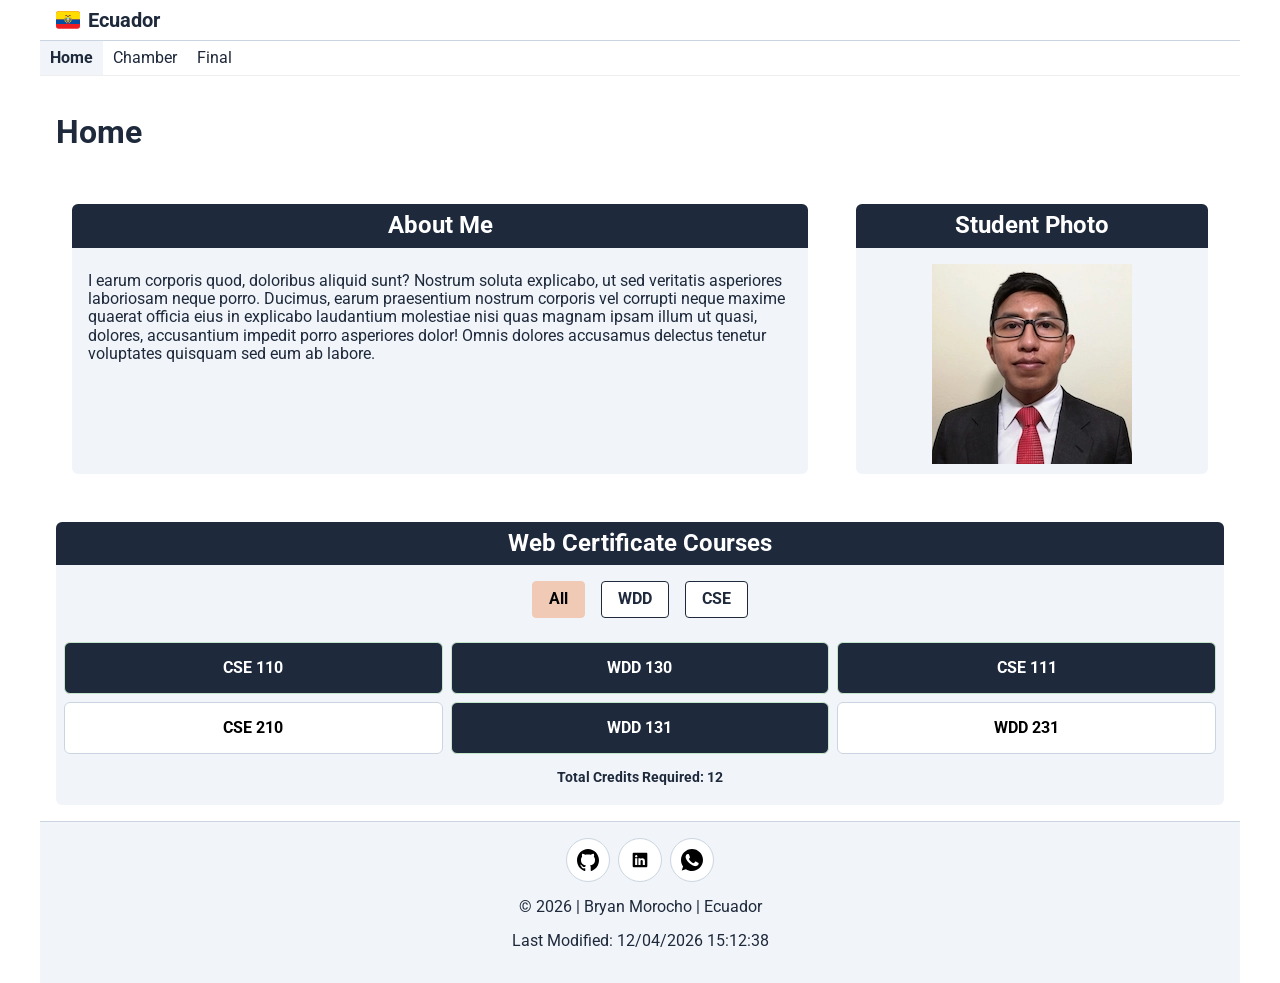
<file: index.html>
<!DOCTYPE html>
<html lang="en">
<head>
    <meta charset="UTF-8">
    <meta name="viewport" content="width=device-width, initial-scale=1.0">
    <meta name="description" content="Official WDD 231 web development course home page for Bryan Morocho projects.">
    <meta name="author" content="Bryan Morocho">
    <meta property="og:title" content="Llakta">
    <meta property="og:description" content="Discover the beauty history of Quito through Llakta. living unique and special moments in the center of the world.">
    <meta property="og:image" content="https://thumbs.dreamstime.com/b/high-altitude-view-quito-colonial-churches-colorful-rooftops-andean-mountain-backdrop-high-altitude-quito-cityscape-389601311.jpg">
    <meta property="og:url" content="#">
    <title>Bryan Morocho | Home Page</title>
    <link rel="stylesheet" href="styles/normalize.css">
    <link rel="stylesheet" href="styles/small.css">
    <link rel="stylesheet" href="styles/larger.css">
    <link rel="preconnect" href="https://fonts.googleapis.com">
    <link rel="preconnect" href="https://fonts.gstatic.com" crossorigin>
    <link href="https://fonts.googleapis.com/css2?family=Roboto&display=swap" rel="stylesheet">
    <link rel="icon" href="favicon.ico">
    <script src="scripts/navigation.js" defer></script>
    <script src="scripts/footer.js" defer></script>
    <script src="scripts/courses.js" defer></script>
</head>
<body>
    <header>
        <img src="images/flag-ecuador.svg" alt="ecuador's flag">
        <span>Ecuador</span>
        <button id="ham-btn" class="hamburger"></button>
    </header>
    <nav id="nav-bar" class="navigation">
            <ul>
                <li class="current"><a href="#">Home</a></li>
                <li><a href="#">Chamber</a></li>
                <li><a href="#">Final</a></li>
            </ul>
        </nav>
    <main>
        <h1>Home</h1>
        <section>
            <h2>About Me</h2>
            <p>I earum corporis quod, doloribus aliquid sunt? Nostrum soluta explicabo, ut sed veritatis asperiores laboriosam neque porro. Ducimus, earum praesentium nostrum corporis vel corrupti neque maxime quaerat officia eius in explicabo laudantium molestiae nisi quas magnam ipsam illum ut quasi, dolores, accusantium impedit porro asperiores dolor! Omnis dolores accusamus delectus tenetur voluptates quisquam sed eum ab labore.</p>
        </section>
        <section>
            <h2>Student Photo</h2>
            <img src="images/profile.webp" alt="Bryan Morocho's photo">
        </section>

        <section id="cert-section" class="cetificate-section">
            <h2>Web Certificate Courses</h2>
            <div class="filters">
                <button id="all-courses">All</button>
                <button id="wdd-courses">WDD</button>
                <button id="cse-courses">CSE</button>
            </div>
            <div id="courses-cards" class="course-grid"></div>
            <p class="total-credits">Total Credits Required: <span id="credits">0</span></p>
        </section>
    </main>
    <dialog id="course-details">
        <!-- <h2>Modal Dialog</h2>
        <p>This is a modal dialog.</p>
        <button id="closeModal">Close</button> -->
    </dialog>

    <footer>
        <div class="social">
            <a href="https://github.com/Bryani8/wdd231" target="_blank"><img src="images/github_icon.svg" alt="github" width="16" height="16"></a>
            <a href="https://www.linkedin.com/in/bryan-morocho-05170b19b/" target="_blank"><img src="images/linkedin_icon.svg" alt="linkedin" width="16" height="16"></a>
            <a href="https://web.whatsapp.com/" target="_blank"><img src="images/whatsapp_icon.svg" alt="whatsapp" width="16" height="16"></a>
        </div>
        <p>&copy; <span id="currentYear"></span> | Bryan Morocho | Ecuador</p>
        <p>Last Modified: <span id="lastModified"></span></p>
    </footer>
</body>
</html>
</file>
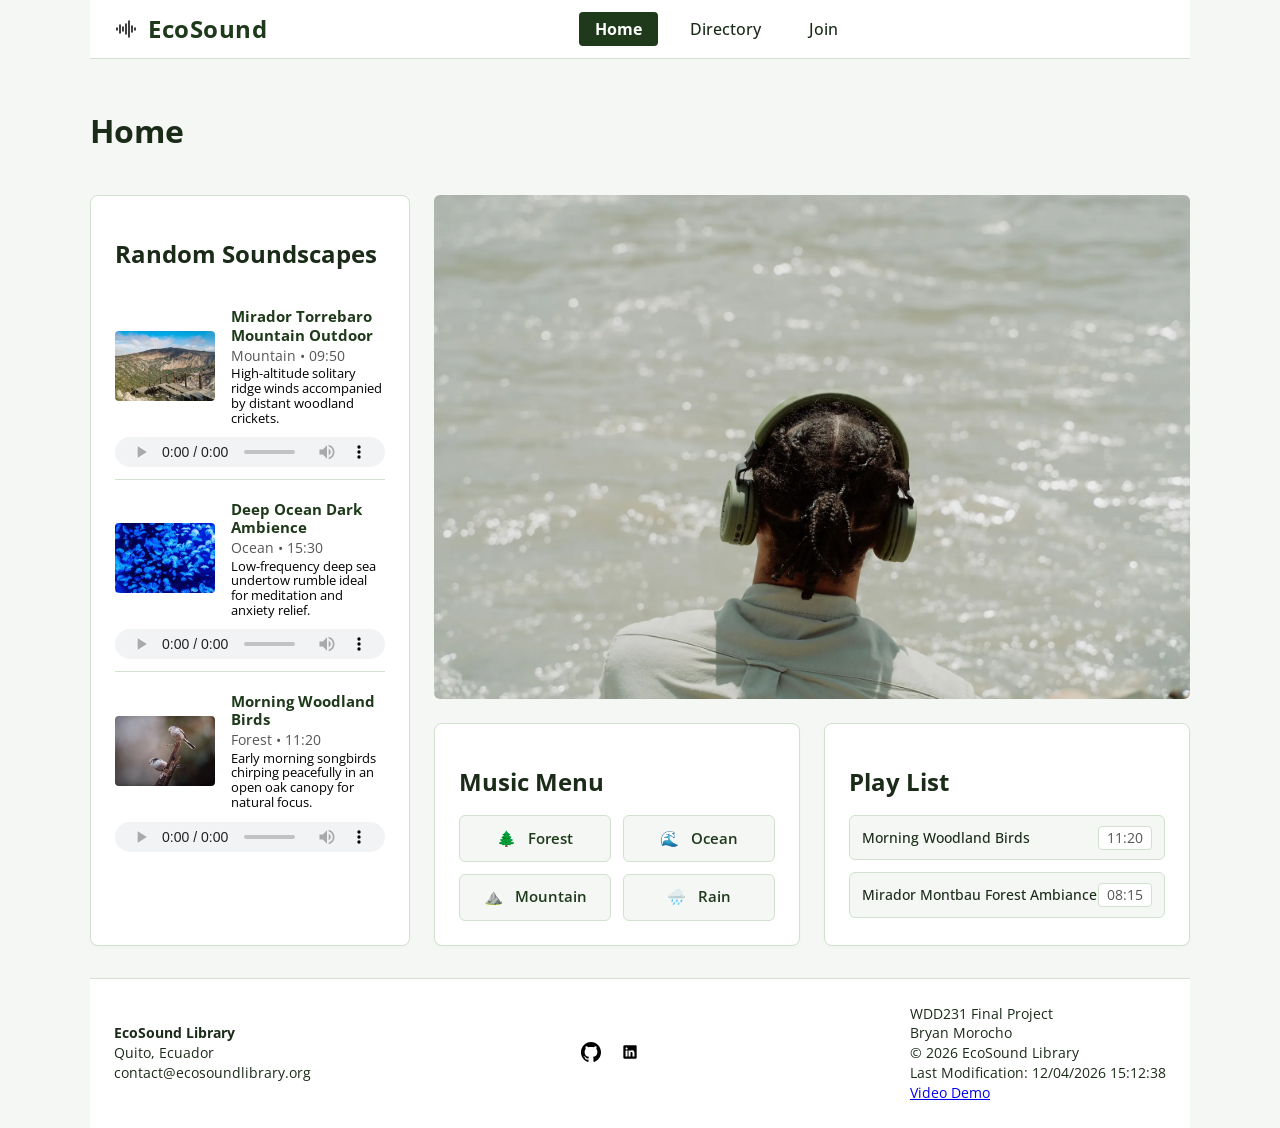
<file: finalproject/index.html>
<!DOCTYPE html>
<html lang="en">
<head>
    <meta charset="UTF-8">
    <meta name="viewport" content="width=device-width, initial-scale=1.0">
    <meta name="description" content="EcoSound Library offers peaceful, natural ambient soundscapes for study, relaxation, and focus.">
    <meta name="author" content="Bryan Morocho">
    <meta property="og:title" content="EcoSound Library - Natural Ambient Soundscapes">
    <meta property="og:description" content="Explore and filter natural ambient soundscapes for study, relaxation, and focus.">
    <meta property="og:type" content="website">
    <meta property="og:image" content="https://bryani8.github.io/wdd231/finalproject/images/hero.webp">
    <meta property="og:url" content="https://bryani8.github.io/wdd231/finalproject/index.html">
    <title>EcoSound Library | Home</title>
    <link rel="preconnect" href="https://fonts.googleapis.com">
    <link rel="preconnect" href="https://fonts.gstatic.com" crossorigin>
    <link href="https://fonts.googleapis.com/css2?family=Open+Sans:wght@400;600&family=Playfair+Display:wght@700&display=swap" rel="stylesheet">
    <link rel="icon" href="images/logo.svg" type="image/svg+xml">
    <link rel="stylesheet" href="styles/normalize.css">
    <link rel="stylesheet" href="styles/small.css">
    <link rel="stylesheet" href="styles/larger.css">
    <script type="module" src="scripts/main.js"></script>
</head>
<body>

    <header>
        <div class="logo">
            <img src="images/logo.svg" alt="EcoSound company logo" width="24" height="24">
            <span>EcoSound</span>
        </div>
        <button id="ham-btn" class="hamburger" aria-label="Toggle navigation menu"></button>
        <nav id="nav-bar" class="navigation">
            <ul>
                <li class="current"><a href="index.html">Home</a></li>
                <li><a href="directory.html">Directory</a></li>
                <li><a href="join.html">Join</a></li>
            </ul>
        </nav>
    </header>

    <main class="home-main">
        <h1>Home</h1>
        <section class="random-sounds-container">
            <h2>Random Soundscapes</h2>
            <div class="sound-item" id="random-sound-1">Loading sound...</div>
            <div class="sound-item" id="random-sound-2">Loading sound...</div>
            <div class="sound-item" id="random-sound-3">Loading sound...</div>
        </section>

        <section class="hero-image-section">
            <img src="images/hero.webp" alt="Peaceful Quito landscape view">
        </section>

        <div class="right-bottom-grid">
            <section class="music-menu-section">
                <h2>Music Menu</h2>
                <div class="category-buttons">
                    <a href="directory.html?category=Forest" class="cat-btn"><span>🌲</span> Forest</a>
                    <a href="directory.html?category=Ocean" class="cat-btn"><span>🌊</span> Ocean</a>
                    <a href="directory.html?category=Mountain" class="cat-btn"><span>⛰️</span> Mountain</a>
                    <a href="directory.html?category=Rain" class="cat-btn"><span>🌧️</span> Rain</a>
                </div>
            </section>

            <section class="playlist-section">
                <h2>Play List</h2>
                <div id="playlist-container" class="playlist-list">
                    <!-- Populated dynamically via JavaScript -->
                </div>
            </section>
        </div>
    </main>

    <footer>
        <div class="info-company">
            <p><strong>EcoSound Library</strong></p>
            <p>Quito, Ecuador</p>
            <p>contact@ecosoundlibrary.org</p>
        </div>
        <div class="social-media">
            <a href="https://github.com/Bryani8/wdd231" target="_blank" aria-label="GitHub Repository">
                <img src="images/github_icon.svg" alt="GitHub icon" width="20" height="20">
            </a>
            <a href="https://www.linkedin.com/" target="_blank" aria-label="LinkedIn Profile">
                <img src="images/linkedin_icon.svg" alt="LinkedIn icon" width="20" height="20">
            </a>
        </div>
        <div class="info-development">
            <p>WDD231 Final Project</p>
            <p>Bryan Morocho</p>
            <p>&copy; <span id="currentYear"></span> EcoSound Library</p>
            <p>Last Modification: <span id="lastModified"></span></p>
            <p><a href="https://youtu.be/IZwSs55Fx6o" target="_blank">Video Demo</a></p>
        </div>
    </footer>

</body>
</html>
</file>
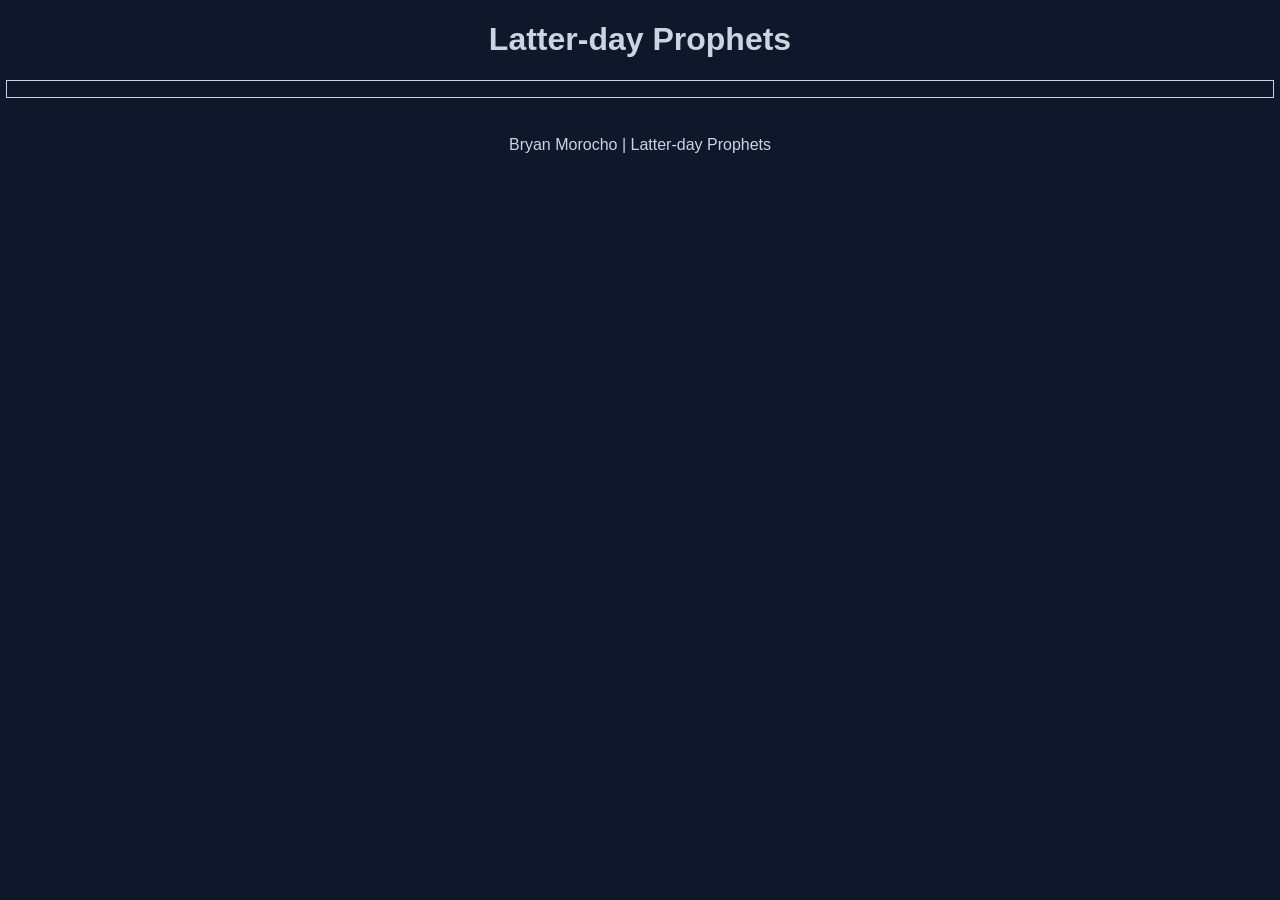
<file: prophets.html>
<!DOCTYPE html>
<html lang="en">
<head>
    <meta charset="UTF-8">
    <meta name="viewport" content="width=device-width, initial-scale=1.0">
    <title>Document</title>
    <link rel="stylesheet" href="styles/normalize.css">
    <link rel="stylesheet" href="styles/prophets.css">
    <script src="scripts/prophets.js" defer></script>
    <link rel="preconnect" href="https://fonts.googleapis.com">
    <link rel="preconnect" href="https://fonts.gstatic.com" crossorigin>
    <link href="https://fonts.googleapis.com/css2?family=PT+Sans:ital,wght@0,400;0,700;1,400;1,700&family=Roboto&display=swap" rel="stylesheet">
</head>
<body>
    <header>
        <h1>Latter-day Prophets</h1>
    </header>
    <main>
        <div id="cards" class="container-cards"></div>
    </main>
    <footer>
        Bryan Morocho | Latter-day Prophets
    </footer>
</body>
</html>
</file>
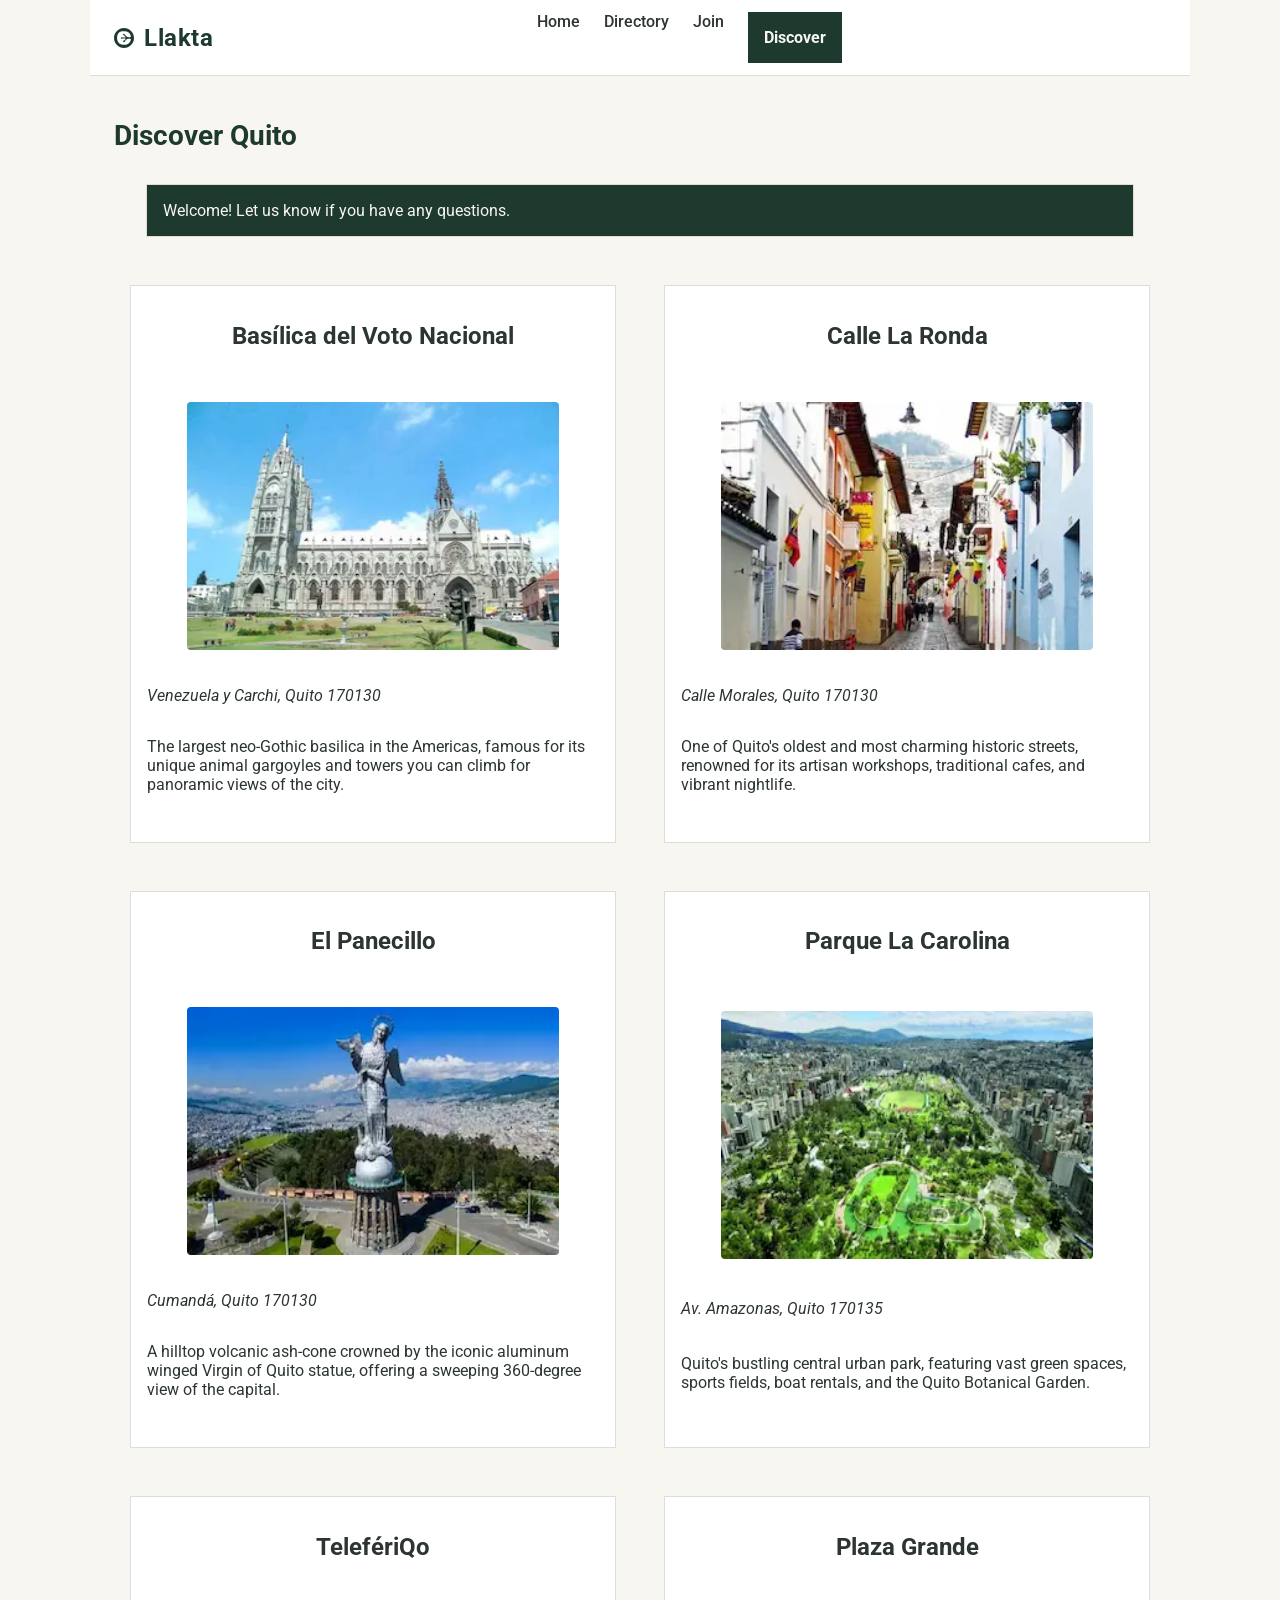
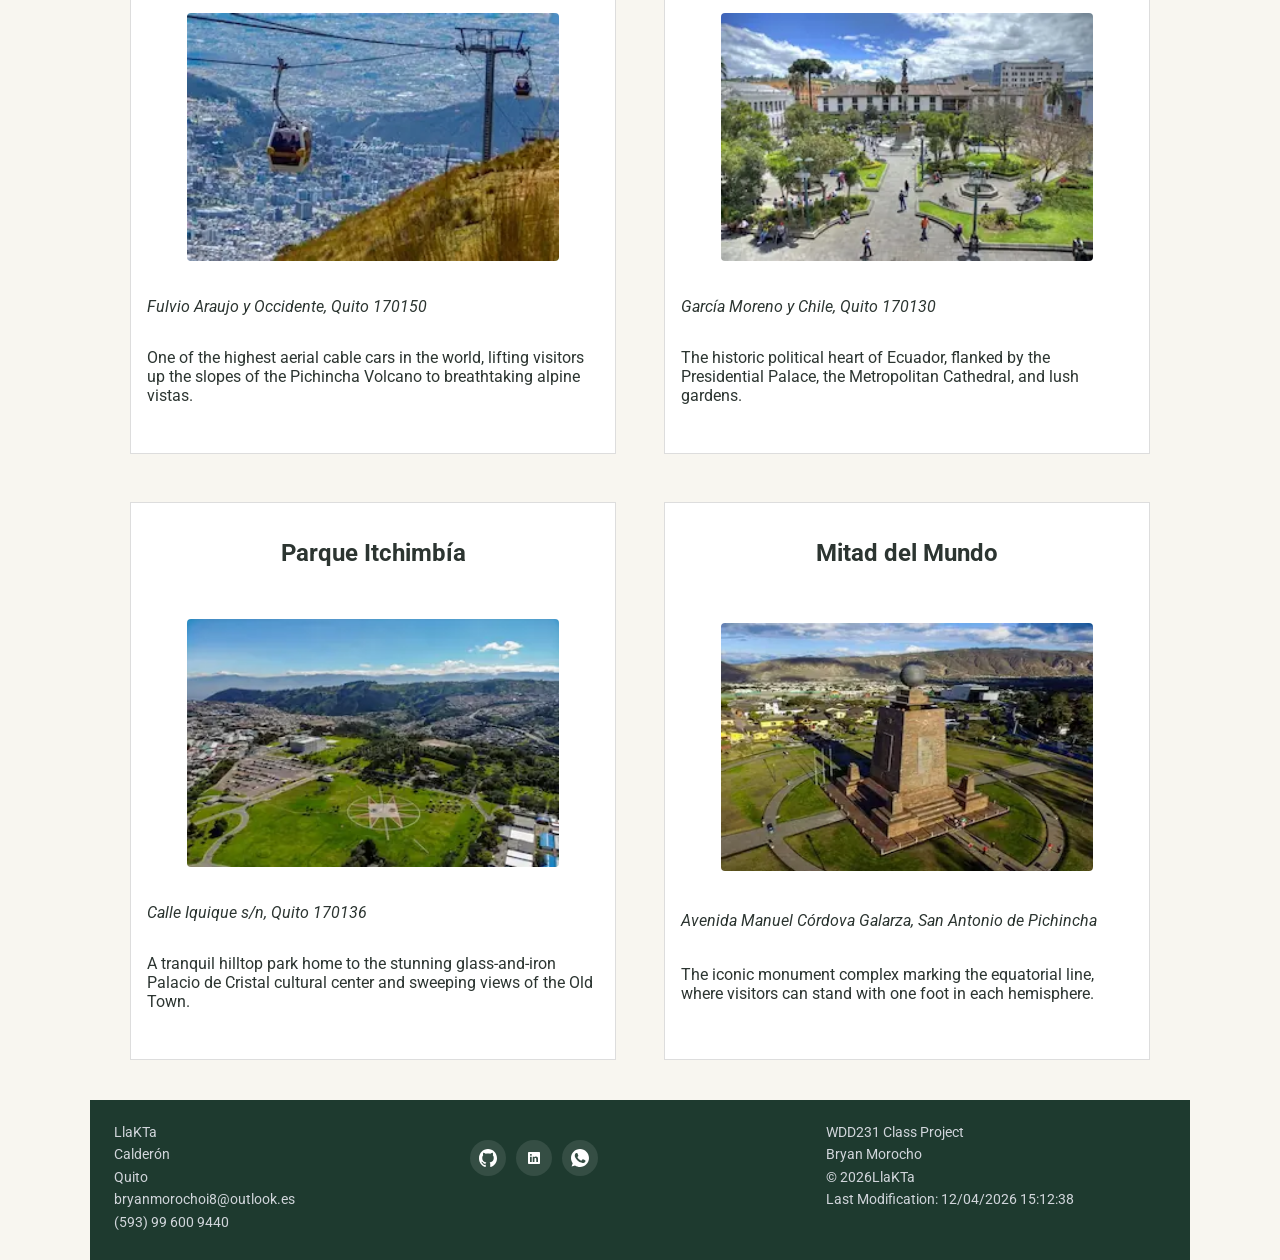
<file: chamber/discover.html>
<!DOCTYPE html>
<html lang="en">
<head>
    <meta charset="UTF-8">
    <meta name="viewport" content="width=device-width, initial-scale=1.0">
    <title>LlaKTa Chamber of Commerce | Discover</title>
    <meta name="description" content="Discover points of interest in Quito, Ecuador, featuring historic sites, parks, and landmarks.">
    <meta name="author" content="Bryan Morocho">
    <meta property="og:title" content="Discover Quito | Quito Chamber of Commerce">
    <meta property="og:description" content="Explore historic sites, parks, and landmarks across Quito, Ecuador with the Quito Chamber of Commerce.">
    <meta property="og:image" content="https://bryani8.github.io/wdd231/chamber/images/hero.webp">
    <meta property="og:url" content="https://bryani8.github.io/chamber/discover.html">
    <meta property="og:type" content="website">
    <link rel="icon" href="favicon.ico" type="image/x-icon">
    <link rel="preconnect" href="https://fonts.googleapis.com">
    <link rel="preconnect" href="https://fonts.gstatic.com" crossorigin>
    <link rel="stylesheet" href="https://fonts.googleapis.com/css2?family=Roboto:wght@400;500;700&display=swap" media="print" onload="this.media='all'">
    <link rel="stylesheet" href="styles/small.css">
    <link rel="stylesheet" href="styles/medium.css">
    <link rel="stylesheet" href="styles/larger.css">
    <script src="scripts/discover.js" type="module"></script>
    <script src="scripts/footer.js" defer></script>
    <script src="scripts/navigation.js" defer></script>
</head>
<body>
    <header>
        <div class="logo">
            <img src="images/llakta_logo.svg" alt="Llakta company logo" width="20" height="20">
            <span>Llakta</span>
        </div>
        <button id="ham-btn" class="hamburger" aria-label="Menu"></button>
        <nav id="nav-bar" class="navigation">
            <ul>
                <li><a href="index.html">Home</a></li>
                <li><a href="directory.html">Directory</a></li>
                <li><a href="join.html">Join</a></li>
                <li class="current"><a href="#">Discover</a></li>
            </ul>
        </nav>
    </header>
    <main>
        <h1>Discover Quito</h1>
        <aside id="visitor-message" class="visitor-banner"></aside>
        <section class="cards-grid">
        </section>
    </main>
    <footer>
        <div class="info-company">
            <p>LlaKTa</p>
            <p>Calderón</p>
            <p>Quito</p>
            <p>bryanmorochoi8@outlook.es</p>
            <p>(593) 99 600 9440</p>
        </div>
        <div class="social-media">
             <a href="https://github.com/Bryani8/wdd231" target="_blank"><img src="images/github_icon.svg" alt="github" width="16" height="16"></a>
            <a href="https://www.linkedin.com/in/bryan-morocho-05170b19b/" target="_blank"><img src="images/linkedin_icon.svg" alt="linkedin" width="16" height="16"></a>
            <a href="https://web.whatsapp.com/" target="_blank"><img src="images/whatsapp_icon.svg" alt="whatsapp" width="16" height="16"></a>
        </div>
        <div class="info-development">
            <p>WDD231 Class Project</p>
            <p>Bryan Morocho</p>
            <p>&copy; <span id="currentYear"></span>LlaKTa</p>
            <p>Last Modification: <span id="lastModified"></span></p>
        </div>
    </footer>
</body>
</html>
</file>
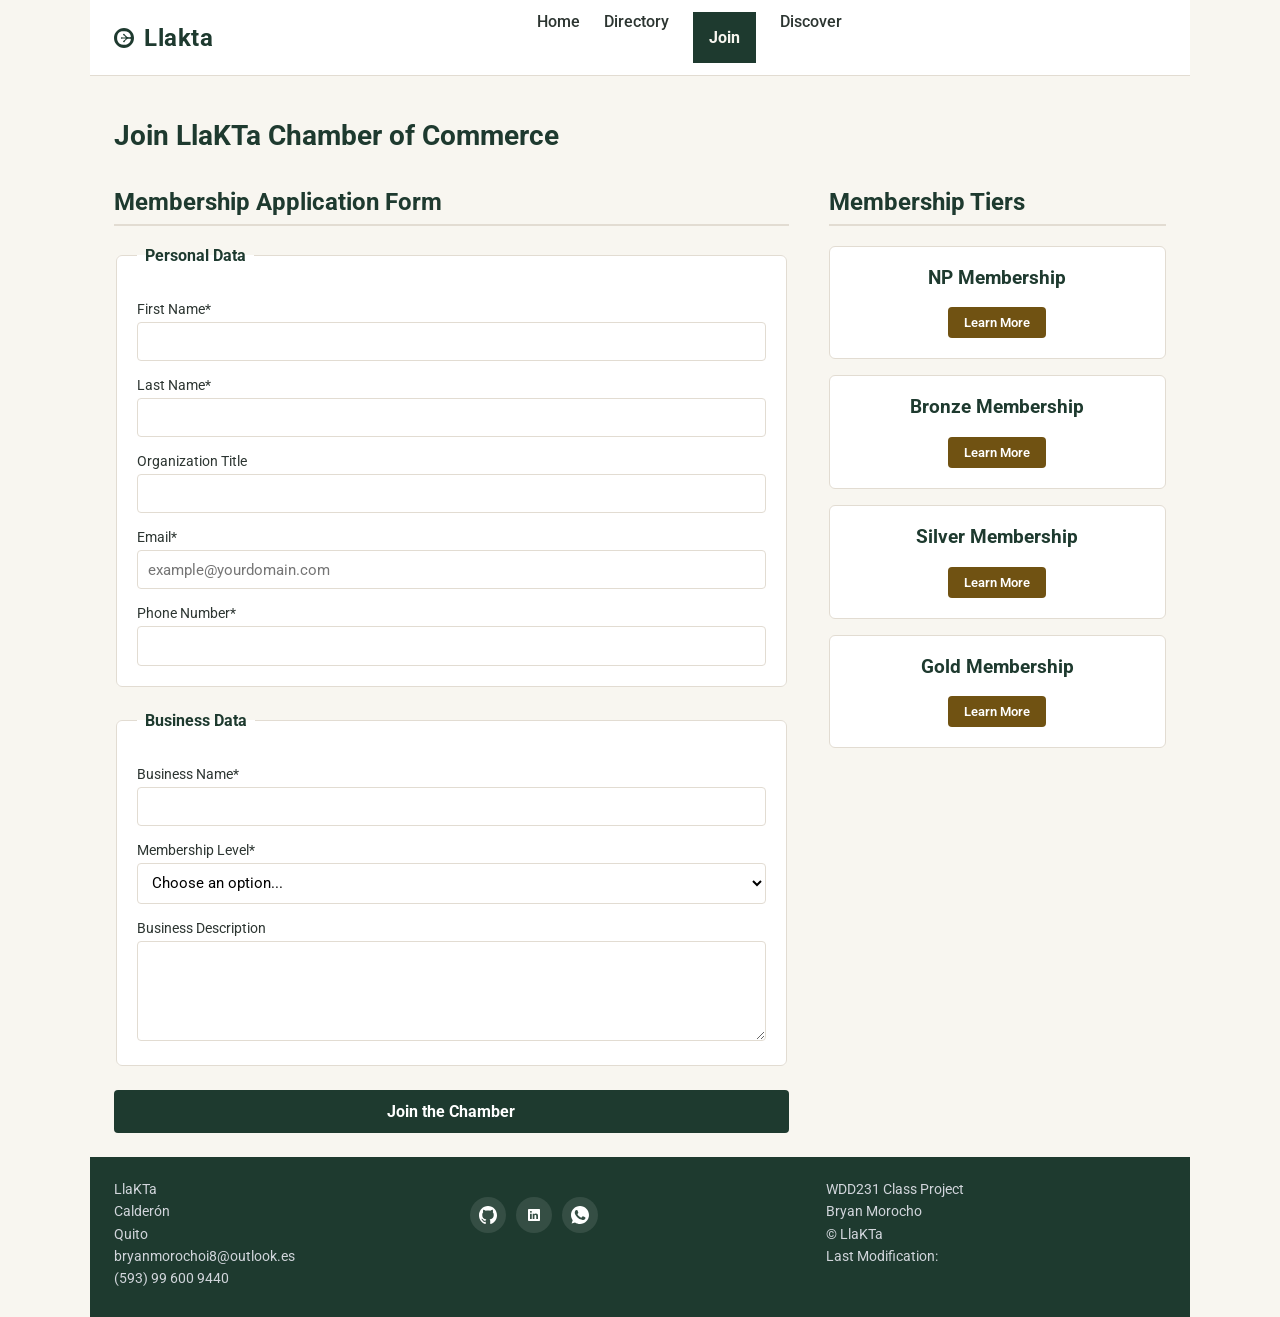
<file: chamber/join.html>
<!DOCTYPE html>
<html lang="en">
<head>
    <meta charset="UTF-8">
    <meta name="viewport" content="width=device-width, initial-scale=1.0">
    <title>LlaKTa Chamber of Commerce | Join</title>
    <meta name="description" content="Welcome to Llakta, a chamber of commerce in Quito, Ecuador. Discover what you need and join this amazing team.">
    <meta name="author" content="Bryan Morocho">
    <link rel="icon" href="favicon.ico" type="image/x-icon">
    <meta property="og:title" content="LlaKTa Chamber of Commerce | Join Our Community">
    <meta property="og:description" content="Welcome to Llakta, a chamber of commerce in Quito, Ecuador. Discover what you need and join this amazing team.">
    <meta property="og:image" content="https://bryani8.github.io/wdd231/chamber/images/hero.webp">
    <meta property="og:url" content="https://bryani8.github.io/wdd231/chamber/join.html">
    <meta property="og:type" content="website">
    <link rel="preconnect" href="https://fonts.googleapis.com">
    <link rel="preconnect" href="https://fonts.gstatic.com" crossorigin>
    <link href="https://fonts.googleapis.com/css2?family=Roboto:wght@400;500;700&display=swap" rel="stylesheet">
    <link rel="stylesheet" href="styles/small.css">
    <link rel="stylesheet" href="styles/larger.css">
    <script src="scripts/join.js" defer></script>
</head>
<body>
    <header>
        <div class="logo">
            <img src="images/llakta_logo.svg" alt="Llakta company logo" width="20" height="20">
            <span>Llakta</span>
        </div>
        <button id="ham-btn" class="hamburger" aria-label="Menu"></button>
        <nav id="nav-bar" class="navigation">
            <ul>
                <li><a href="index.html">Home</a></li>
                <li><a href="directory.html">Directory</a></li>
                <li class="current"><a href="#">Join</a></li>
                <li><a href="discover.html">Discover</a></li>
            </ul>
        </nav>
    </header>
    <main>
        <h1>Join LlaKTa Chamber of Commerce</h1>
        <div class="join-panel">
            <section class="membership-application">
                <h2>Membership Application Form</h2>
                <form action="thankyou.html" method="get" class="member-form">
                    <fieldset>
                        <legend>Personal Data</legend>
                        
                        <label for="first-name">First Name*</label>
                        <input type="text" id="first-name" name="fname" autocomplete="given-name" title="Type your first name" required>

                        <label for="last-name">Last Name*</label>
                        <input type="text" id="last-name" name="lname" autocomplete="family-name" title="Type your last name" required>

                        <label for="organization">Organization Title</label>
                        <input type="text" id="organization" name="title" autocomplete="organization-title" pattern="^[A-Za-z\s\-]{7,}$" title="Only accept alpha characters, hyphens, and spaces with a minimum of seven characters.">

                        <label for="e-mail">Email*</label>
                        <input type="email" id="e-mail" name="email" autocomplete="email" placeholder="example@yourdomain.com" title="Type your email" required>

                        <label for="phone-number">Phone Number*</label>
                        <input type="tel" id="phone-number" name="phone" autocomplete="tel" title="Type your mobile phone number" required>
                    </fieldset>

                    <fieldset>
                        <legend>Business Data</legend>

                        <label for="business-name">Business Name*</label>
                        <input type="text" id="business-name" name="bname" autocomplete="organization" title="Type your business name" required>

                        <label for="membership-level">Membership Level*</label>
                        <select name="Membershiplevel" id="membership-level" required>
                            <option value="" disabled selected>Choose an option...</option>
                            <option value="np">NP Membership</option>
                            <option value="bronze">Bronze Membership</option>
                            <option value="silver">Silver Membership</option>
                            <option value="gold">Gold Membership</option>
                        </select>

                        <label for="description">Business Description</label>
                        <textarea id="description" name="description" title="Type a description of your business"></textarea>

                        <input type="hidden" id="timestamp" name="timestamp">
                    </fieldset>

                    <input type="submit" value="Join the Chamber">
                </form>
            </section>

            <section class="membership-levels">
                <h2>Membership Tiers</h2>

                <div class="membership-card">
                    <h3>NP Membership</h3>
                    <button type="button" class="open-modal" data-modal="modal-np">Learn More</button>
                </div>

                <div class="membership-card">
                    <h3>Bronze Membership</h3>
                    <button type="button" class="open-modal" data-modal="modal-bronze">Learn More</button>
                </div>

                <div class="membership-card">
                    <h3>Silver Membership</h3>
                    <button type="button" class="open-modal" data-modal="modal-silver">Learn More</button>
                </div>

                <div class="membership-card">
                    <h3>Gold Membership</h3>
                    <button type="button" class="open-modal" data-modal="modal-gold">Learn More</button>
                </div>
            </section>

            <!-- Dialog / Modal Elements -->
            <dialog id="modal-np">
                <button class="close-modal" aria-label="Close dialog">&times;</button>
                <h3>NP Membership Benefits</h3>
                <p>Designed for Non-Profit organizations. No fee required. Includes directory listing and access to community networking events.</p>
            </dialog>

            <dialog id="modal-bronze">
                <button class="close-modal" aria-label="Close dialog">&times;</button>
                <h3>Bronze Membership Benefits</h3>
                <p>Ideal for small businesses and startups. Provides standard directory listing, event discounts, and quarterly newsletters.</p>
            </dialog>

            <dialog id="modal-silver">
                <button class="close-modal" aria-label="Close dialog">&times;</button>
                <h3>Silver Membership Benefits</h3>
                <p>Includes all Bronze features plus home page spotlight advertising eligibility, training workshop access, and priority event seating.</p>
            </dialog>

            <dialog id="modal-gold">
                <button class="close-modal" aria-label="Close dialog">&times;</button>
                <h3>Gold Membership Benefits</h3>
                <p>Our premium package. Includes permanent home page spotlight placements, full event sponsorship opportunities, and dedicated account management.</p>
            </dialog>
        </div> 
    </main>
    <footer>
        <div class="info-company">
            <p>LlaKTa</p>
            <p>Calderón</p>
            <p>Quito</p>
            <p>bryanmorochoi8@outlook.es</p>
            <p>(593) 99 600 9440</p>
        </div>
        <div class="social-media">
             <a href="https://github.com/Bryani8/wdd231" target="_blank"><img src="images/github_icon.svg" alt="github" width="16" height="16"></a>
            <a href="https://www.linkedin.com/in/bryan-morocho-05170b19b/" target="_blank"><img src="images/linkedin_icon.svg" alt="linkedin" width="16" height="16"></a>
            <a href="https://web.whatsapp.com/" target="_blank"><img src="images/whatsapp_icon.svg" alt="whatsapp" width="16" height="16"></a>
        </div>
        <div class="info-development">
            <p>WDD231 Class Project</p>
            <p>Bryan Morocho</p>
            <p>&copy; <span id="currentYear"></span>LlaKTa</p>
            <p>Last Modification: <span id="lastModified"></span></p>
        </div>
    </footer>
</body>
</html>
</file>
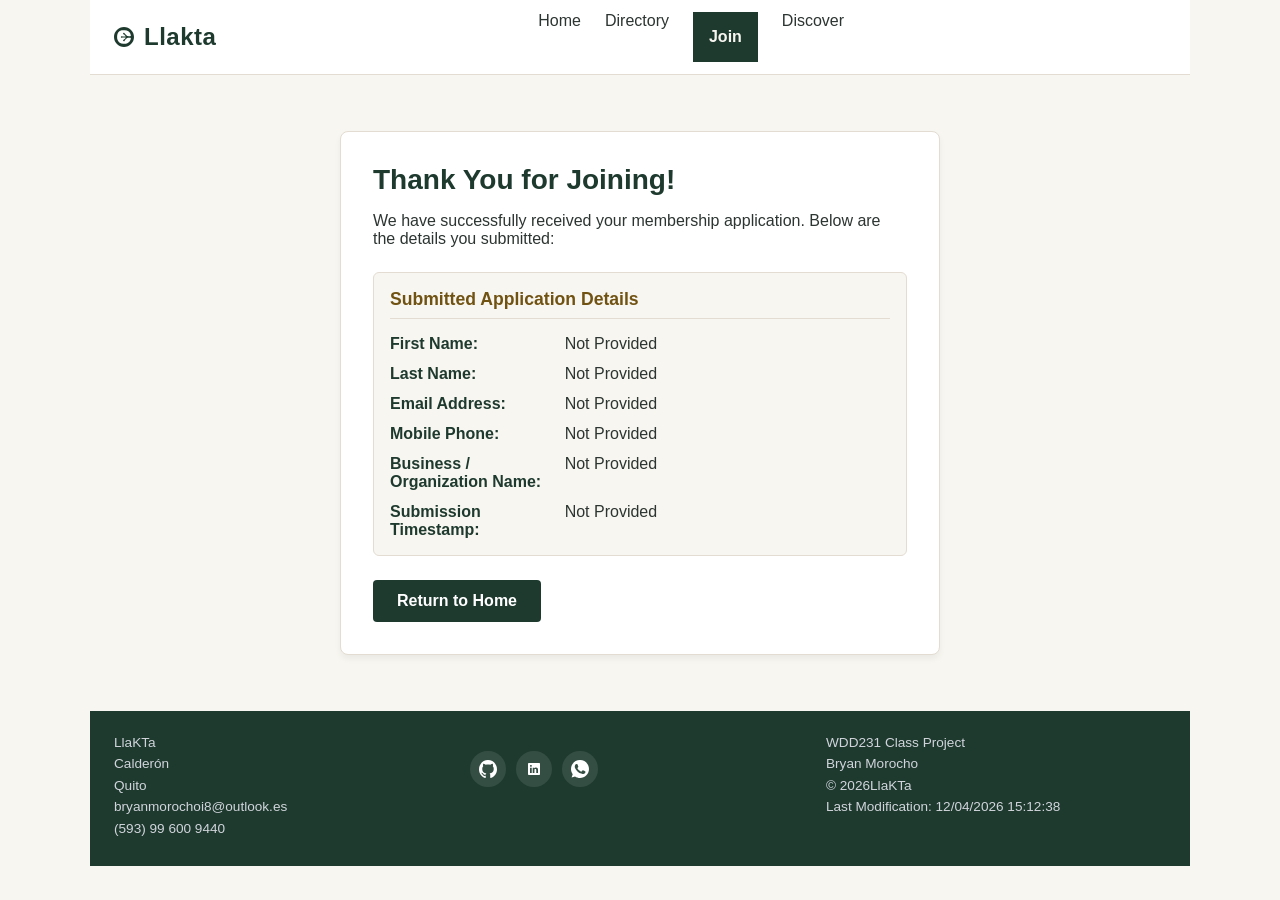
<file: chamber/thankyou.html>
<!DOCTYPE html>
<html lang="en">
<head>
    <meta charset="UTF-8">
    <meta name="viewport" content="width=device-width, initial-scale=1.0">
    <title>LlaKTa | Thank You</title>
    <meta name="description" content="Confirmation page for chamber of commerce membership application.">
    <link rel="stylesheet" href="styles/small.css">
    <link rel="stylesheet" href="styles/larger.css">
    <script src="scripts/thankyou.js" defer></script>
    <script src="scripts/navigation.js" defer></script>
    <script src="scripts/footer.js" defer></script>
</head>
<body>
    <header>
        <div class="logo">
            <img src="images/llakta_logo.svg" alt="Llakta company logo" width="20" height="20">
            <span>Llakta</span>
        </div>
        <button id="ham-btn" class="hamburger" aria-label="Menu"></button>
        <nav id="nav-bar" class="navigation">
            <ul>
                <li><a href="index.html">Home</a></li>
                <li><a href="directory.html">Directory</a></li>
                <li class="current"><a href="#">Join</a></li>
                <li><a href="#">Discover</a></li>
            </ul>
        </nav>
    </header>

    <main>
        <section class="thankyou-panel">
            <h1>Thank You for Joining!</h1>
            <p>We have successfully received your membership application. Below are the details you submitted:</p>

            <div class="submission-details">
                <h2>Submitted Application Details</h2>
                <dl>
                    <dt>First Name:</dt>
                    <dd id="display-fname">Loading...</dd>

                    <dt>Last Name:</dt>
                    <dd id="display-lname">Loading...</dd>

                    <dt>Email Address:</dt>
                    <dd id="display-email">Loading...</dd>

                    <dt>Mobile Phone:</dt>
                    <dd id="display-phone">Loading...</dd>

                    <dt>Business / Organization Name:</dt>
                    <dd id="display-organization">Loading...</dd>

                    <dt>Submission Timestamp:</dt>
                    <dd id="display-timestamp">Loading...</dd>
                </dl>
            </div>

            <a href="index.html" class="btn-home">Return to Home</a>
        </section>
    </main>

    <footer>
        <div class="info-company">
            <p>LlaKTa</p>
            <p>Calderón</p>
            <p>Quito</p>
            <p>bryanmorochoi8@outlook.es</p>
            <p>(593) 99 600 9440</p>
        </div>
        <div class="social-media">
             <a href="https://github.com/Bryani8/wdd231" target="_blank"><img src="images/github_icon.svg" alt="github" width="16" height="16"></a>
            <a href="https://www.linkedin.com/in/bryan-morocho-05170b19b/" target="_blank"><img src="images/linkedin_icon.svg" alt="linkedin" width="16" height="16"></a>
            <a href="https://web.whatsapp.com/" target="_blank"><img src="images/whatsapp_icon.svg" alt="whatsapp" width="16" height="16"></a>
        </div>
        <div class="info-development">
            <p>WDD231 Class Project</p>
            <p>Bryan Morocho</p>
            <p>&copy; <span id="currentYear"></span>LlaKTa</p>
            <p>Last Modification: <span id="lastModified"></span></p>
        </div>
    </footer>
</body>
</html>
</file>
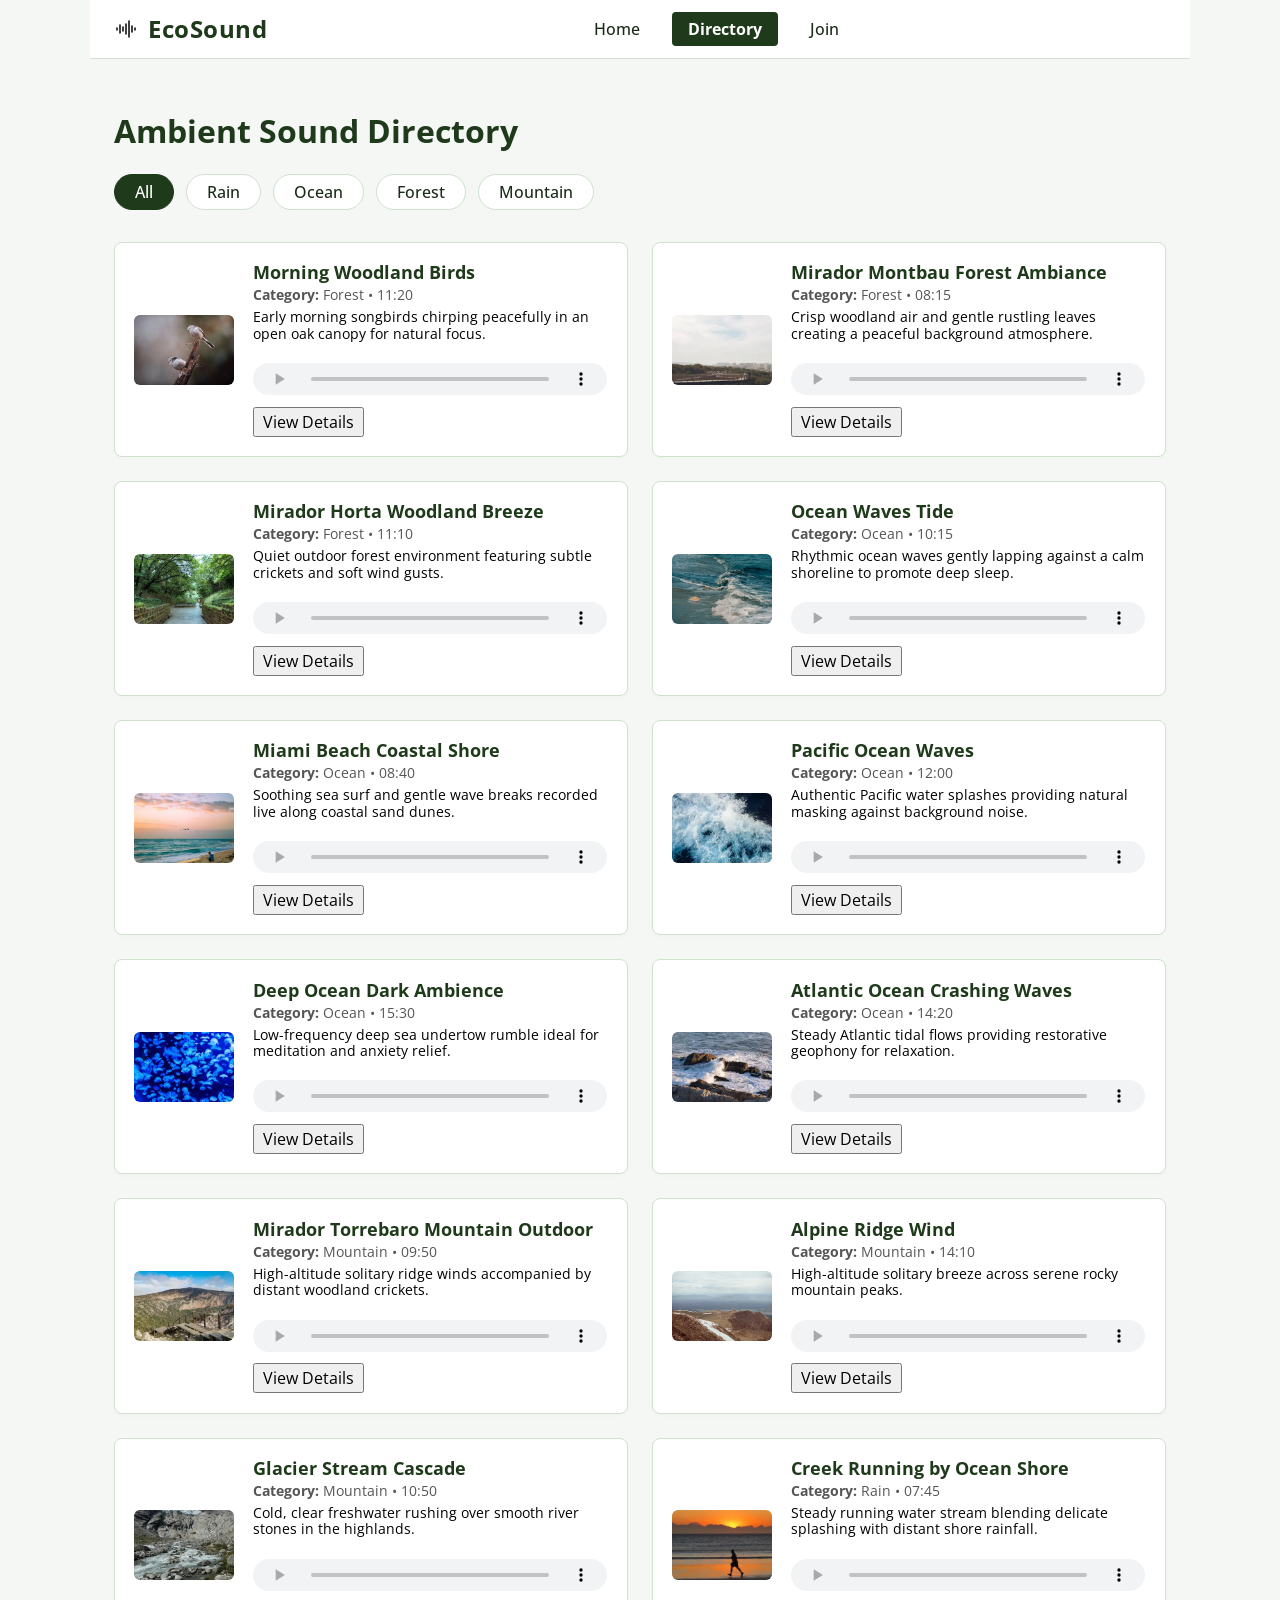
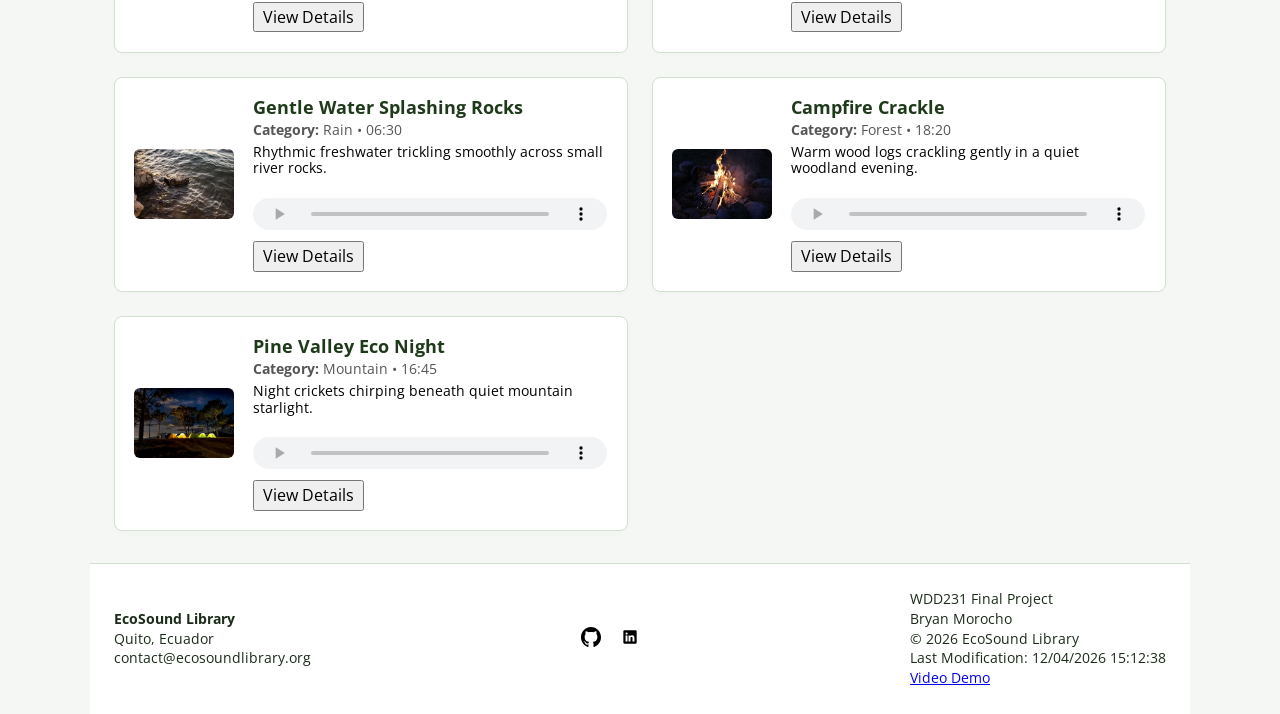
<file: finalproject/directory.html>
<!DOCTYPE html>
<html lang="en">
<head>
    <meta charset="UTF-8">
    <meta name="viewport" content="width=device-width, initial-scale=1.0">
    <meta name="description" content="Explore and filter the EcoSound Library catalog of ambient rain, ocean, forest, and mountain soundscapes.">
    <meta name="author" content="Bryan Morocho">
    <meta property="og:title" content="EcoSound Library - Natural Ambient Soundscapes">
    <meta property="og:description" content="Explore and filter natural ambient soundscapes for study, relaxation, and focus.">
    <meta property="og:type" content="website">
    <meta property="og:image" content="https://bryani8.github.io/wdd231/finalproject/images/hero.webp">
    <meta property="og:url" content="https://bryani8.github.io/wdd231/finalproject/index.html">
    <title>EcoSound Library - Directory</title>
    <link rel="preconnect" href="https://fonts.googleapis.com">
    <link rel="preconnect" href="https://fonts.gstatic.com" crossorigin>
    <link href="https://fonts.googleapis.com/css2?family=Open+Sans:wght@400;600&family=Playfair+Display:wght@700&display=swap" rel="stylesheet">
    <link rel="stylesheet" href="styles/normalize.css">
    <link rel="stylesheet" href="styles/small.css">
    <link rel="stylesheet" href="styles/larger.css">
    <link rel="icon" href="images/logo.svg" type="image/svg+xml">
    <script type="module" src="scripts/directory.js"></script>
</head>
<body>

    <header>
        <div class="logo">
            <img src="images/logo.svg" alt="EcoSound company logo" width="24" height="24">
            <span>EcoSound</span>
        </div>
        <button id="ham-btn" class="hamburger" aria-label="Toggle navigation menu"></button>
        <nav id="nav-bar" class="navigation">
            <ul>
                <li><a href="index.html">Home</a></li>
                <li class="current"><a href="directory.html">Directory</a></li>
                <li><a href="join.html">Join</a></li>
            </ul>
        </nav>
    </header>

    <main class="directory-main">
        <h1>Ambient Sound Directory</h1>
        
        <!-- Filter Buttons -->
        <div class="filter-buttons">
            <button class="filter-btn active" data-filter="all">All</button>
            <button class="filter-btn" data-filter="Rain">Rain</button>
            <button class="filter-btn" data-filter="Ocean">Ocean</button>
            <button class="filter-btn" data-filter="Forest">Forest</button>
            <button class="filter-btn" data-filter="Mountain">Mountain</button>
        </div>

        <!-- Sound Cards Grid -->
        <div id="directory-grid" class="directory-grid">

        </div>
    </main>

    <dialog id="sound-modal">
        <h2 id="modal-title">Sound Details</h2>
        <div id="modal-body"></div>
        <button class="btn" id="close-modal">Close</button>
    </dialog>

    <footer>
        <div class="info-company">
            <p><strong>EcoSound Library</strong></p>
            <p>Quito, Ecuador</p>
            <p>contact@ecosoundlibrary.org</p>
        </div>
        <div class="social-media">
            <a href="https://github.com/Bryani8/wdd231" target="_blank" aria-label="GitHub Repository">
                <img src="images/github_icon.svg" alt="GitHub icon" width="20" height="20">
            </a>
            <a href="https://www.linkedin.com/" target="_blank" aria-label="LinkedIn Profile">
                <img src="images/linkedin_icon.svg" alt="LinkedIn icon" width="20" height="20">
            </a>
        </div>
        <div class="info-development">
            <p>WDD231 Final Project</p>
            <p>Bryan Morocho</p>
            <p>&copy; <span id="currentYear"></span> EcoSound Library</p>
            <p>Last Modification: <span id="lastModified"></span></p>
            <p><a href="https://youtu.be/IZwSs55Fx6o" target="_blank">Video Demo</a></p>
        </div>
    </footer>
</body>
</html>
</file>
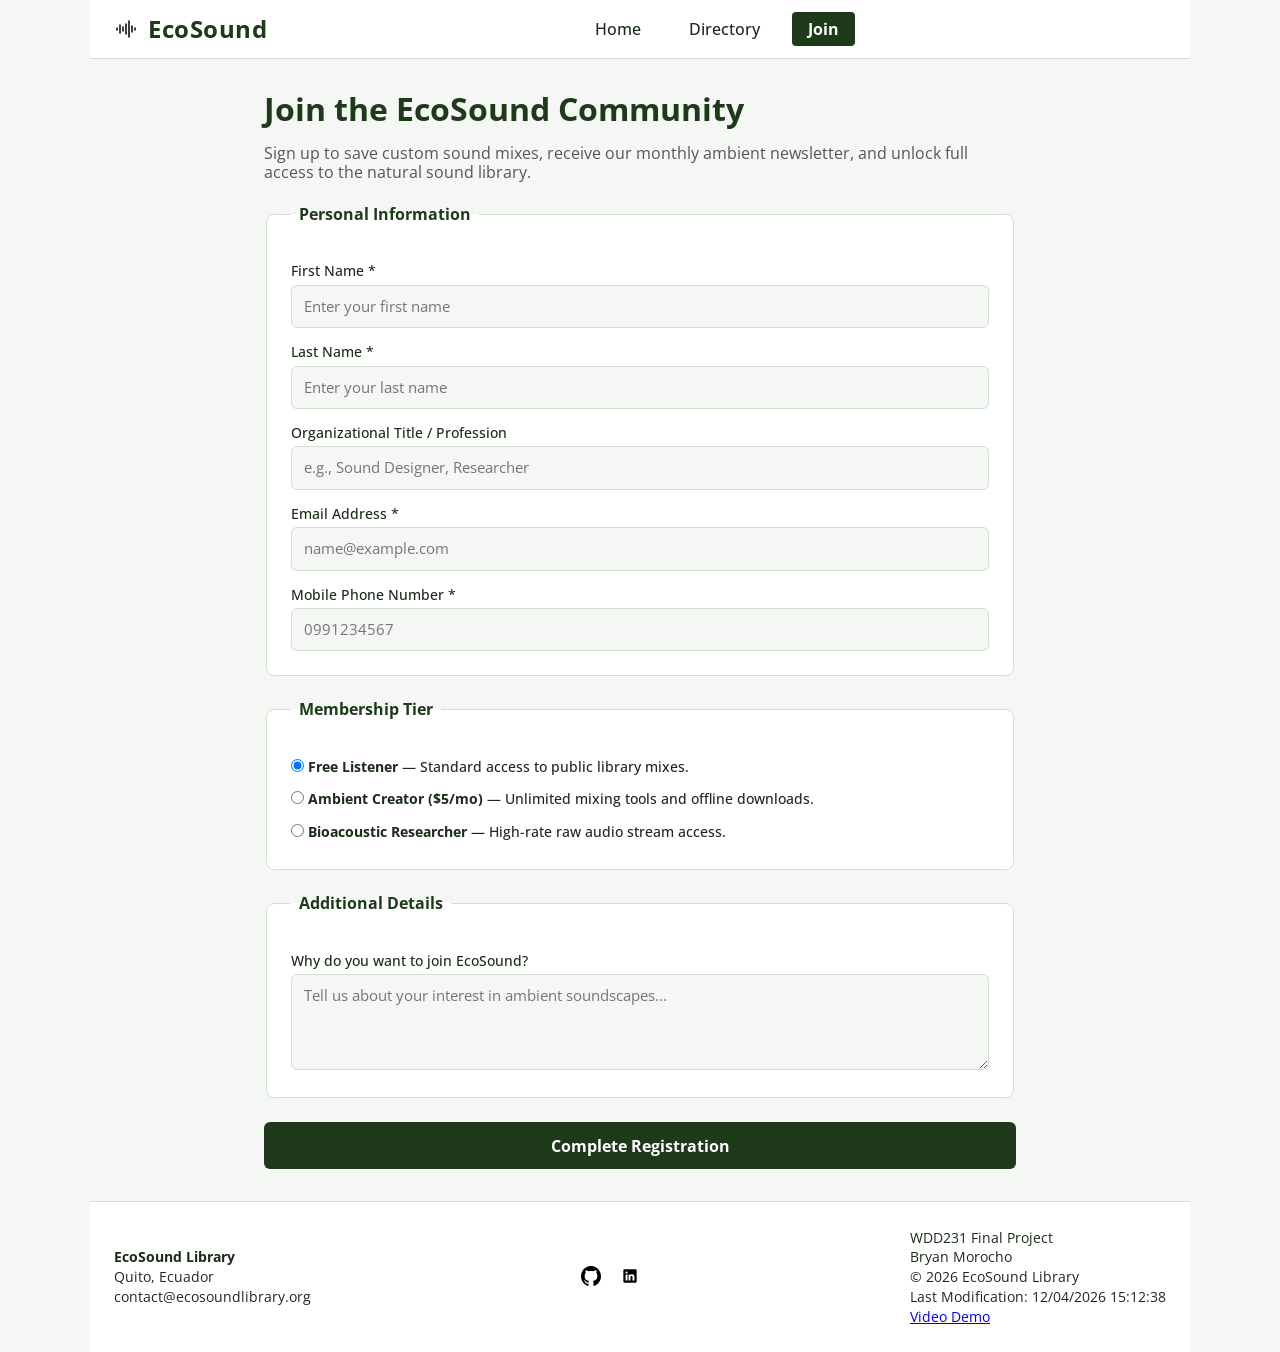
<file: finalproject/join.html>
<!DOCTYPE html>
<html lang="en">
<head>
    <meta charset="UTF-8">
    <meta name="viewport" content="width=device-width, initial-scale=1.0">
    <meta name="description" content="Join EcoSound Library to access exclusive ambient soundscapes and community features.">
    <meta name="author" content="Bryan Morocho">
    <meta property="og:title" content="EcoSound Library - Natural Ambient Soundscapes">
    <meta property="og:description" content="Explore and filter natural ambient soundscapes for study, relaxation, and focus.">
    <meta property="og:type" content="website">
    <meta property="og:image" content="https://bryani8.github.io/wdd231/finalproject/images/hero.webp">
    <meta property="og:url" content="https://bryani8.github.io/wdd231/finalproject/index.html">
    <title>EcoSound Library | Join</title>
    <link rel="preconnect" href="https://fonts.googleapis.com">
    <link rel="preconnect" href="https://fonts.gstatic.com" crossorigin>
    <link href="https://fonts.googleapis.com/css2?family=Open+Sans:wght@400;600&family=Playfair+Display:wght@700&display=swap" rel="stylesheet">
    <link rel="stylesheet" href="./styles/normalize.css">
    <link rel="stylesheet" href="./styles/small.css">
    <link rel="stylesheet" href="./styles/larger.css">
    <link rel="icon" href="images/logo.svg" type="image/svg+xml">
    <script type="module" src="scripts/join.js"></script>
</head>
<body>
    <header>
        <div class="logo">
            <img src="images/logo.svg" alt="EcoSound company logo" width="24" height="24">
            <span>EcoSound</span>
        </div>
        <button id="ham-btn" class="hamburger" aria-label="Toggle navigation menu"></button>
        <nav id="nav-bar" class="navigation">
            <ul>
                <li><a href="index.html">Home</a></li>
                <li><a href="directory.html">Directory</a></li>
                <li class="current"><a href="join.html">Join</a></li>
            </ul>
        </nav>
    </header>

    <main class="join-main">
        <h1>Join the EcoSound Community</h1>
        <p class="join-intro">Sign up to save custom sound mixes, receive our monthly ambient newsletter, and unlock full access to the natural sound library.</p>

        <form method="get" action="thankyou.html" class="join-form">
            <fieldset>
                <legend>Personal Information</legend>
                
                <label for="fname">First Name *</label>
                <input type="text" id="fname" name="fname" required autocomplete="given-name" placeholder="Enter your first name">

                <label for="lname">Last Name *</label>
                <input type="text" id="lname" name="lname" required autocomplete="family-name" placeholder="Enter your last name">

                <label for="title">Organizational Title / Profession</label>
                <input type="text" id="title" name="title" autocomplete="organization-title" placeholder="e.g., Sound Designer, Researcher">

                <label for="email">Email Address *</label>
                <input type="email" id="email" name="email" required autocomplete="email" placeholder="name@example.com">

                <label for="phone">Mobile Phone Number *</label>
                <input type="tel" id="phone" name="phone" required autocomplete="tel" placeholder="0991234567">
            </fieldset>

            <fieldset>
                <legend>Membership Tier</legend>
                
                <label class="radio-label">
                    <input type="radio" name="membership" value="free" checked>
                    <span><strong>Free Listener</strong> — Standard access to public library mixes.</span>
                </label>

                <label class="radio-label">
                    <input type="radio" name="membership" value="premium">
                    <span><strong>Ambient Creator ($5/mo)</strong> — Unlimited mixing tools and offline downloads.</span>
                </label>

                <label class="radio-label">
                    <input type="radio" name="membership" value="researcher">
                    <span><strong>Bioacoustic Researcher</strong> — High-rate raw audio stream access.</span>
                </label>
            </fieldset>

            <fieldset>
                <legend>Additional Details</legend>
                
                <label for="description">Why do you want to join EcoSound?</label>
                <textarea id="description" name="description" rows="4" placeholder="Tell us about your interest in ambient soundscapes..."></textarea>
            </fieldset>

            <!-- Hidden timestamp input for tracking form load time -->
            <input type="hidden" id="timestamp" name="timestamp">

            <input type="submit" value="Complete Registration" class="submit-btn">
        </form>
    </main>

    <footer>
        <div class="info-company">
            <p><strong>EcoSound Library</strong></p>
            <p>Quito, Ecuador</p>
            <p>contact@ecosoundlibrary.org</p>
        </div>
        <div class="social-media">
            <a href="https://github.com/Bryani8/wdd231" target="_blank" aria-label="GitHub Repository">
                <img src="images/github_icon.svg" alt="GitHub icon" width="20" height="20">
            </a>
            <a href="https://www.linkedin.com/" target="_blank" aria-label="LinkedIn Profile">
                <img src="images/linkedin_icon.svg" alt="LinkedIn icon" width="20" height="20">
            </a>
        </div>
        <div class="info-development">
            <p>WDD231 Final Project</p>
            <p>Bryan Morocho</p>
            <p>&copy; <span id="currentYear"></span> EcoSound Library</p>
            <p>Last Modification: <span id="lastModified"></span></p>
            <p><a href="https://youtu.be/IZwSs55Fx6o" target="_blank">Video Demo</a></p>
        </div>
    </footer>
</body>
</html>
</file>
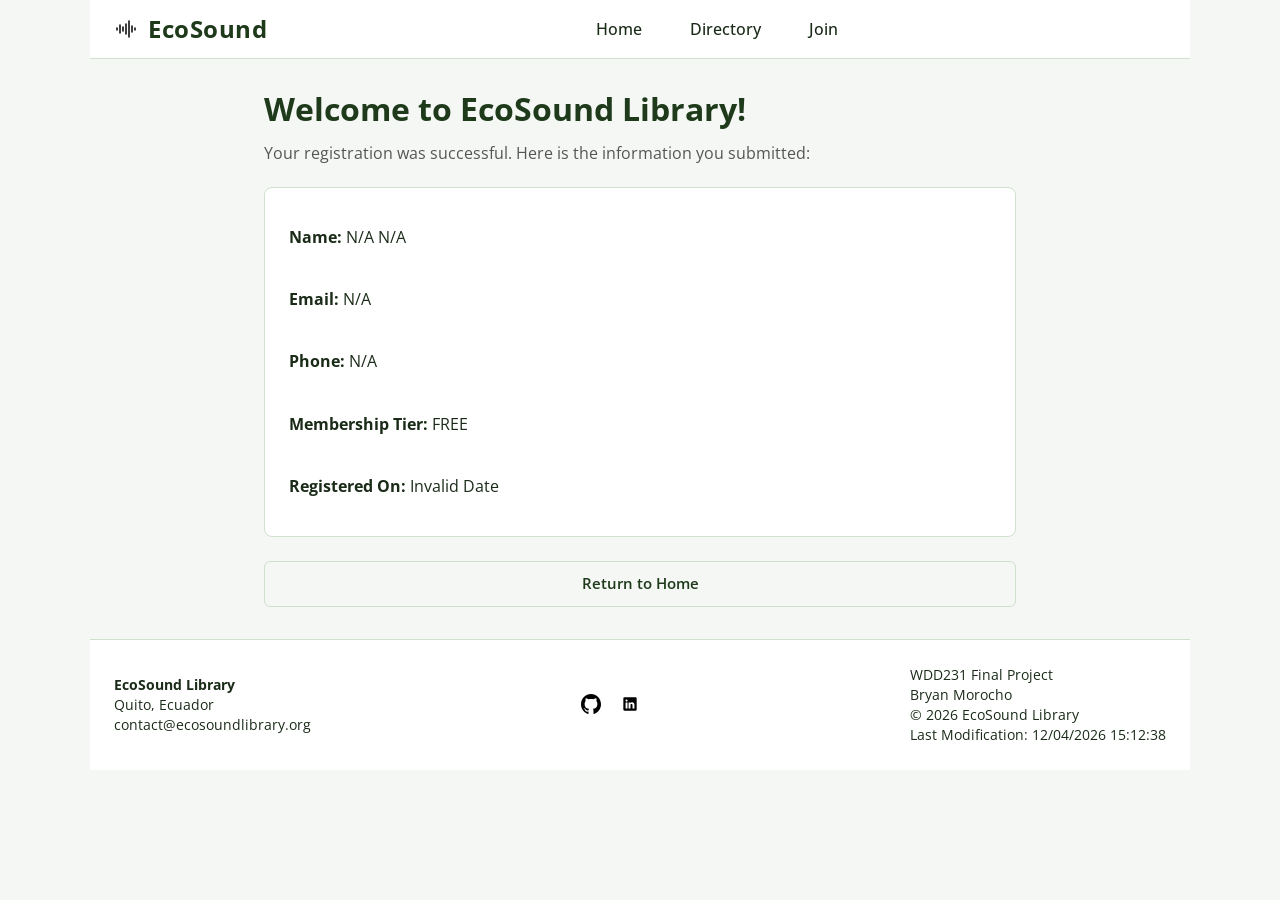
<file: finalproject/thankyou.html>
<!DOCTYPE html>
<html lang="en">
<head>
    <meta charset="UTF-8">
    <meta name="viewport" content="width=device-width, initial-scale=1.0">
    <meta name="description" content="Thank you for joining EcoSound Library.">
    <meta name="author" content="Bryan Morocho">
    <title>EcoSound Library | Welcome</title>
    <link rel="preconnect" href="https://fonts.googleapis.com">
    <link rel="preconnect" href="https://fonts.gstatic.com" crossorigin>
    <link href="https://fonts.googleapis.com/css2?family=Open+Sans:wght@400;600&family=Playfair+Display:wght@700&display=swap" rel="stylesheet">
    <link rel="stylesheet" href="./styles/normalize.css">
    <link rel="stylesheet" href="./styles/small.css">
    <link rel="stylesheet" href="./styles/larger.css">
    <link rel="icon" href="images/logo.svg" type="image/svg+xml">
    <script src="./scripts/navigation.js" defer></script>
    <script src="./scripts/footer.js" defer></script>
</head>
<body>

    <header>
        <div class="logo">
            <img src="images/logo.svg" alt="EcoSound company logo" width="24" height="24">
            <span>EcoSound</span>
        </div>
        <button id="ham-btn" class="hamburger" aria-label="Toggle navigation menu"></button>
        <nav id="nav-bar" class="navigation">
            <ul>
                <li><a href="index.html">Home</a></li>
                <li><a href="directory.html">Directory</a></li>
                <li><a href="join.html">Join</a></li>
            </ul>
        </nav>
    </header>

    <main class="join-main">
        <h1>Welcome to EcoSound Library!</h1>
        <p class="join-intro">Your registration was successful. Here is the information you submitted:</p>
        
        <div id="results" class="results-card">
            <!-- Populated via JavaScript URL parameters -->
        </div>

        <div style="margin-top: 1.5rem;">
            <a href="index.html" class="cat-btn" style="display: inline-block; text-align: center;">Return to Home</a>
        </div>
    </main>

    <footer>
        <div class="info-company">
            <p><strong>EcoSound Library</strong></p>
            <p>Quito, Ecuador</p>
            <p>contact@ecosoundlibrary.org</p>
        </div>
        <div class="social-media">
            <a href="https://github.com/Bryani8/wdd231" target="_blank" aria-label="GitHub Repository">
                <img src="images/github_icon.svg" alt="GitHub icon" width="20" height="20">
            </a>
            <a href="https://www.linkedin.com/" target="_blank" aria-label="LinkedIn Profile">
                <img src="images/linkedin_icon.svg" alt="LinkedIn icon" width="20" height="20">
            </a>
        </div>
        <div class="info-development">
            <p>WDD231 Final Project</p>
            <p>Bryan Morocho</p>
            <p>&copy; <span id="currentYear"></span> EcoSound Library</p>
            <p>Last Modification: <span id="lastModified"></span></p>
        </div>
    </footer>

    <script>
        const currentUrl = window.location.href;
        const urlParams = new URLSearchParams(window.location.search);
        const resultsContainer = document.querySelector('#results');

        if (resultsContainer) {
            const fname = urlParams.get('fname') || 'N/A';
            const lname = urlParams.get('lname') || 'N/A';
            const email = urlParams.get('email') || 'N/A';
            const phone = urlParams.get('phone') || 'N/A';
            const membership = urlParams.get('membership') || 'Free';
            const timestamp = urlParams.get('timestamp') || 'N/A';

            resultsContainer.innerHTML = `
                <p><strong>Name:</strong> ${fname} ${lname}</p>
                <p><strong>Email:</strong> ${email}</p>
                <p><strong>Phone:</strong> ${phone}</p>
                <p><strong>Membership Tier:</strong> ${membership.toUpperCase()}</p>
                <p><strong>Registered On:</strong> ${new Date(timestamp).toLocaleString()}</p>
            `;
        }
    </script>
</body>
</html>
</file>
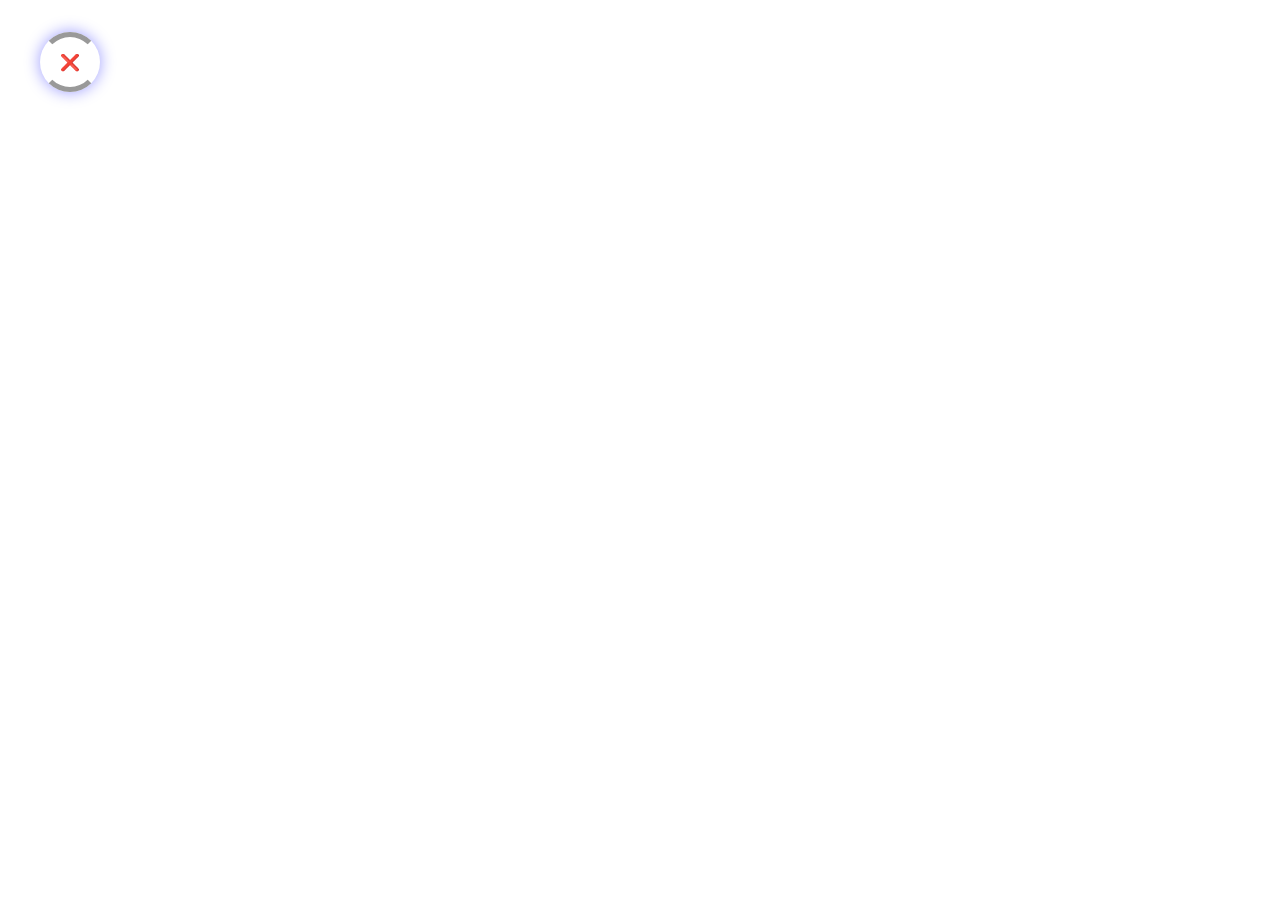
<file: w04/animation.html>
<!DOCTYPE html>
<html lang="en">
<head>
    <meta charset="UTF-8">
    <meta name="viewport" content="width=device-width, initial-scale=1.0">
    <title>Document</title>
    <link rel="stylesheet" href="styles/animations.css">
</head>
<body>
    <div id="loader"></div>
</body>
</html>
</file>
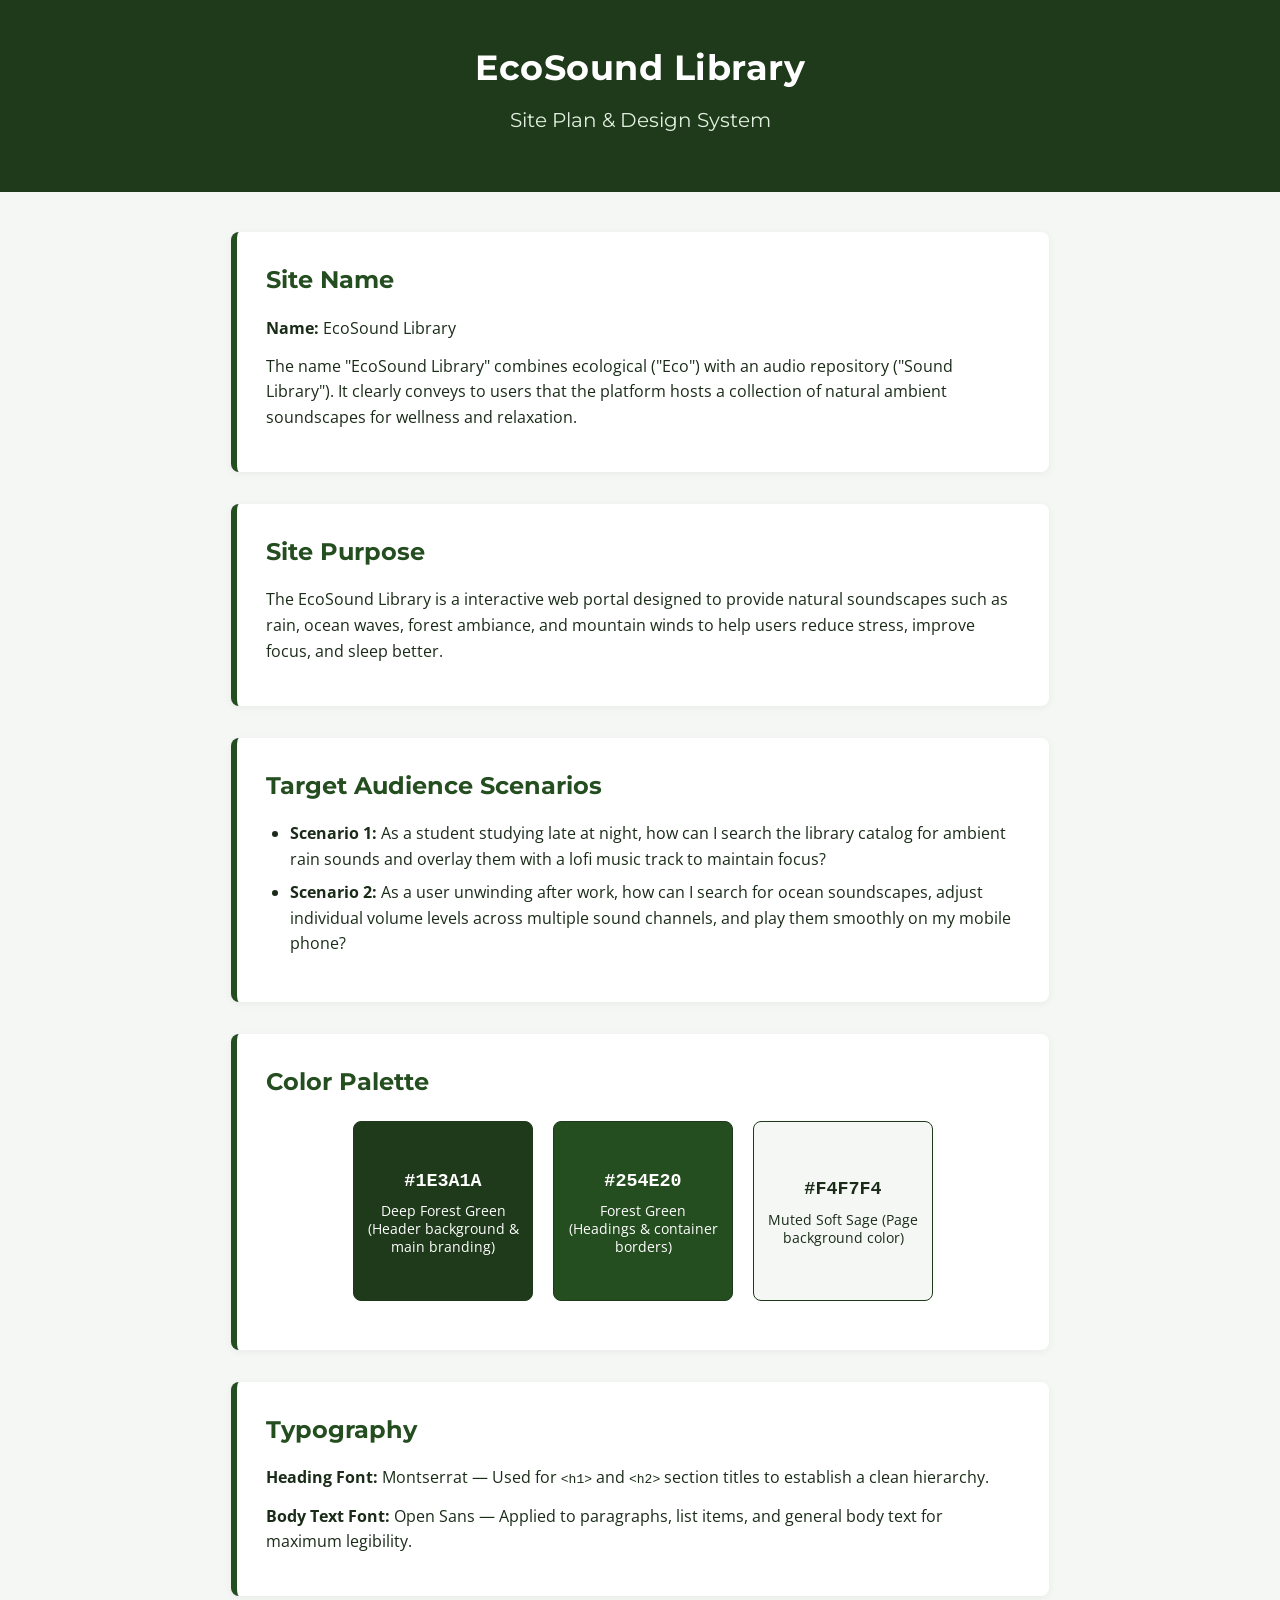
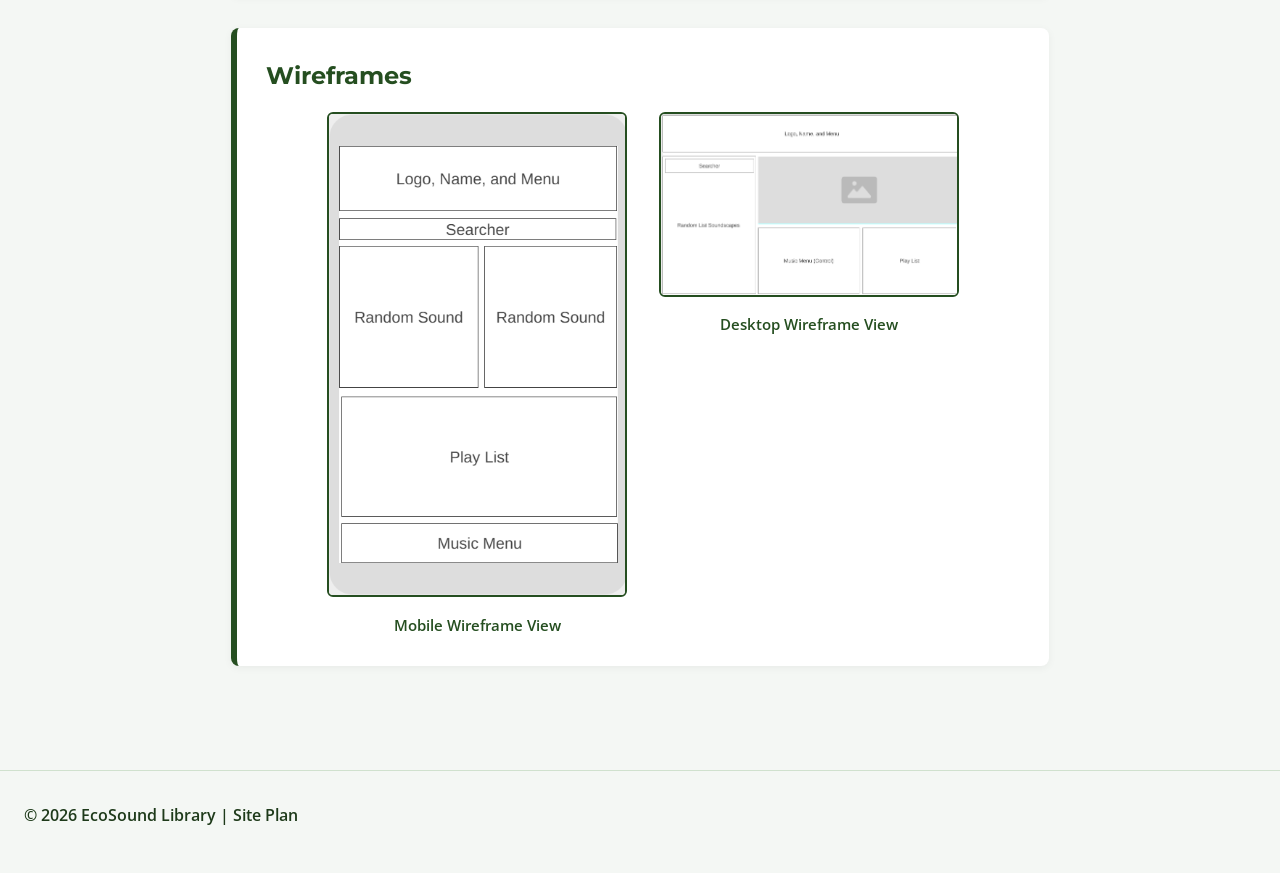
<file: w05/siteplan.html>
<!DOCTYPE html>
<html lang="en">
<head>
    <meta charset="UTF-8">
    <meta name="viewport" content="width=device-width, initial-scale=1.0">
    <meta name="author" content="Bryan Morocho">
    <meta name="description" content="EcoSound Library - A peaceful ambient soundscape generator and music player designed to enhance focus, relaxation, and study environments.">
    <title>EcoSound Library - Site Plan</title>
    <link rel="stylesheet" href="styles/siteplan.css">
    <link rel="preconnect" href="https://fonts.googleapis.com">
    <link rel="preconnect" href="https://fonts.gstatic.com" crossorigin>
    <link href="https://fonts.googleapis.com/css2?family=Montserrat:wght@400;600;700&family=Open+Sans:wght@400;600&display=swap" rel="stylesheet">
</head>
<body>

    <header>
        <h1>EcoSound Library</h1>
        <h2>Site Plan &amp; Design System</h2>
    </header>

    <main>
        <section class="card">
            <h2>Site Name</h2>
            <p><strong>Name:</strong> EcoSound Library</p>
            <p>The name "EcoSound Library" combines ecological ("Eco") with an audio repository ("Sound Library"). It clearly conveys to users that the platform hosts a collection of natural ambient soundscapes for wellness and relaxation.</p>
        </section>

        <section class="card">
            <h2>Site Purpose</h2>
            <p>The EcoSound Library is a interactive web portal designed to provide natural soundscapes such as rain, ocean waves, forest ambiance, and mountain winds to help users reduce stress, improve focus, and sleep better.</p>
        </section>

        <section class="card">
            <h2>Target Audience Scenarios</h2>
            <ul>
                <li><strong>Scenario 1:</strong> As a student studying late at night, how can I search the library catalog for ambient rain sounds and overlay them with a lofi music track to maintain focus?</li>
                <li><strong>Scenario 2:</strong> As a user unwinding after work, how can I search for ocean soundscapes, adjust individual volume levels across multiple sound channels, and play them smoothly on my mobile phone?</li>
            </ul>
        </section>

        <section class="card">
            <h2>Color Palette</h2>            
            <div id="colors">
                <div class="color" id="primary">
                    <span class="color-code">#1E3A1A</span>
                    <span class="color-desc">Deep Forest Green (Header background &amp; main branding)</span>
                </div>
                <div class="color" id="secondary">
                    <span class="color-code">#254E20</span>
                    <span class="color-desc">Forest Green (Headings &amp; container borders)</span>
                </div>
                <div class="color" id="accent">
                    <span class="color-code">#F4F7F4</span>
                    <span class="color-desc">Muted Soft Sage (Page background color)</span>
                </div>
            </div>
        </section>

        <section class="card">
            <h2>Typography</h2>
            <p><strong>Heading Font:</strong> Montserrat — Used for <code>&lt;h1&gt;</code> and <code>&lt;h2&gt;</code> section titles to establish a clean hierarchy.</p>
            <p><strong>Body Text Font:</strong> Open Sans — Applied to paragraphs, list items, and general body text for maximum legibility.</p>
        </section>

        <section class="card">
            <h2>Wireframes</h2>
            <div id="images">
                <figure>
                    <img src="images/Mobile_wireframe.png" alt="Mobile wireframe showing active player and ambient track sliders">
                    <figcaption>Mobile Wireframe View</figcaption>
                </figure>
                <figure>
                    <img src="images/Desktop_wireframe.png" alt="Desktop wireframe showing sidebar navigation and audio grid display">
                    <figcaption>Desktop Wireframe View</figcaption>
                </figure>
            </div>
        </section>
    </main>

    <footer>
        <p>&copy; 2026 EcoSound Library | Site Plan</p>
    </footer>

</body>
</html>
</file>
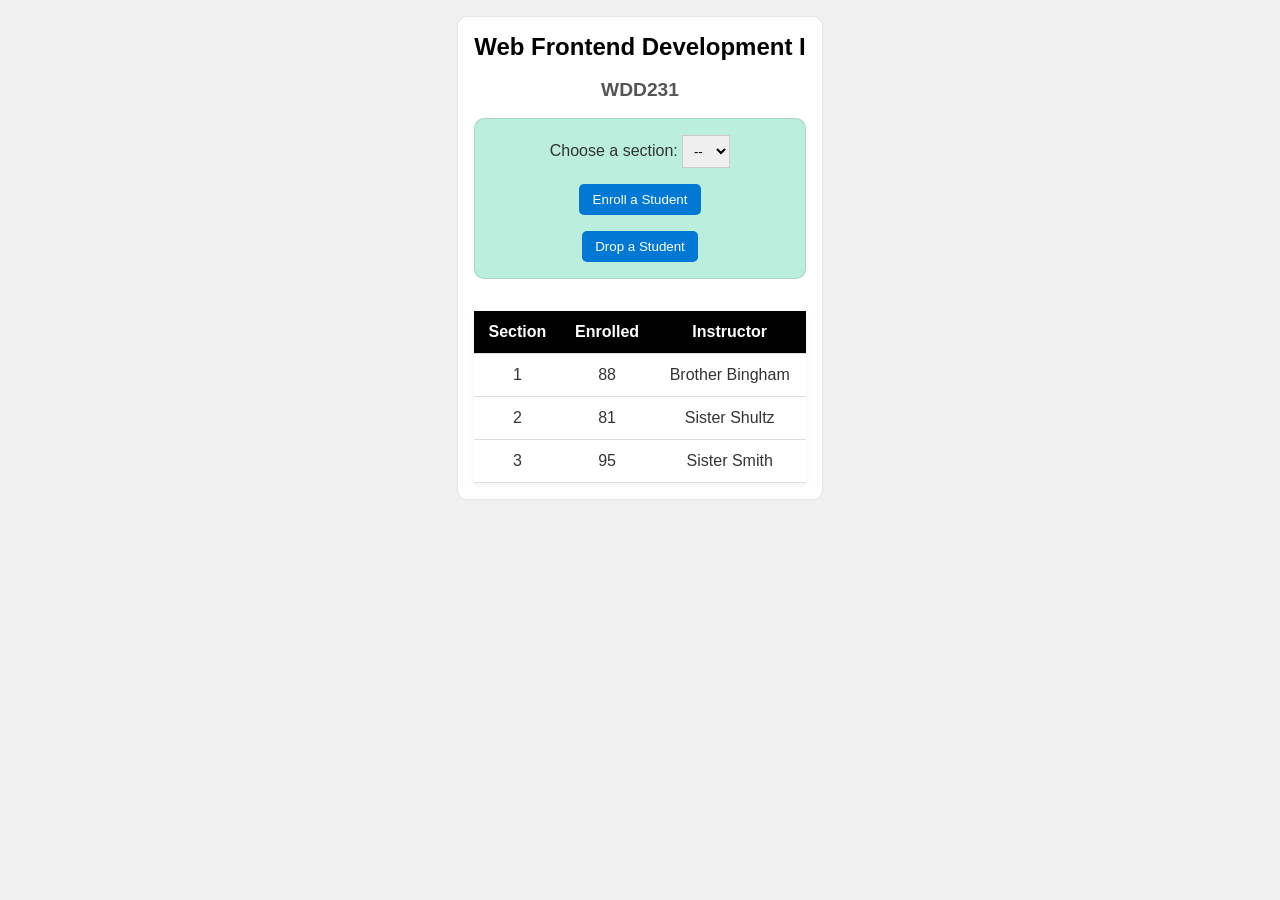
<file: week3/modules.html>
<!DOCTYPE html>
<html lang="en">

<head>
  <meta charset="UTF-8">
  <meta name="viewport" content="width=device-width, initial-scale=1.0">
  <title>Modules Example: Course and Sections</title>
  <link rel="stylesheet" href="styles/modules.css">
  <script type="module" src="scripts/modules.mjs"></script>
  <!-- <script src="../../scripts/theme-toggle.js"></script> -->
</head>

<body>
  <main>
    <h1 id="courseName"></h1>
    <h2 id="courseCode"></h2>

    <div id="enrollment">
      <label for="sectionNumber">Choose a section:</label>
      <select id="sectionNumber">
        <option value="0" disabled selected>--</option>
      </select>
      <button id="enrollStudent">Enroll a Student</button>
      <button id="dropStudent">Drop a Student</button>
    </div>

    <table>
      <thead>
        <tr>
          <th>Section</th>
          <th>Enrolled</th>
          <th>Instructor</th>
        </tr>
      </thead>
      <tbody id="sections"></tbody>
    </table>
  </main>
</body>

</html>
</file>
<file: styles/small.css>
:root {
    --color-primary: #1E293B;      
    --color-accent: #f0cab5;       
    --color-secondary: #1E293B;    
    --color-success-bg: #1E293B;   
    --color-success-text: #ffffff; 
    --color-success-border: #c3e6cb;
    --color-pending-bg: #ffff;   
    --color-pending-text: black; 
    --color-bg-light: #F1F5F9;     
    --color-white: #ffffff;
    --color-border: #CBD5E1;
}

* {
    box-sizing: border-box;
    font-family: "Roboto", sans-serif;
    color: var(--color-primary);
}

header {
    display: grid;
    grid-template-columns: 40px auto 44px;
    align-items: center;
    padding: 0.5rem 1rem;
    border-bottom: solid 1px var(--color-border);
    background-color: var(--color-white);
}

header img {
    width: 100%;
    height: auto;
    display: block;
}

header span {
    font-size: 1.25rem;
    font-weight: bold;
    padding-left: 0.5rem;
    align-self: center;
    color: var(--color-primary);
}

.hamburger {
    background-color: transparent;
    border: none;
    cursor: pointer;
    padding: 0.5rem;
    color: var(--color-primary);
}

.hamburger::before {
    content: "\2630";
    font-size: 2rem;
}

.hamburger.show::before {
    content: "\00D7";
}

.navigation {
    display: none;
    grid-column: 1 / -1;
}

.navigation.show {
    display: block;
}

.navigation ul {
    list-style-type: none;
    padding: 0;
    margin: 0;
}

.navigation a {
    display: block;
    text-decoration: none;
    padding: 0.5rem 10px;
    border-bottom: solid 1px var(--color-border);
    color: var(--color-primary);
}

.navigation li.current a {
    background-color: var(--color-bg-light);
    font-weight: bold;
}

.navigation a:hover {
    background-color: var(--color-secondary);
    color: var(--color-white);
}

/**** MAIN ****/

h1 {
    margin-left: 10px;
    color: var(--color-primary);
}

section {
    display: block;
    margin: 1rem;
    padding-bottom: 10px;
    background-color: var(--color-bg-light);
    border-radius: 6px;
    overflow: hidden;
}

section h2 {
    background-color: var(--color-primary);
    color: var(--color-white);
    text-align: center;
    padding: 0.5rem;
    margin: 0 0 1rem 0;
}

section p {
    padding: 0.5rem 1rem;
    margin: 0;
}

section img {
    display: block;
    margin: 0 auto;
    max-width: 100%;
    height: auto;
}

/**** COURSES ****/

.filters {
    display: flex;
    justify-content: center;
    gap: 1rem;
    margin: 1rem 0;
}

.filters button {
    padding: 0.5rem 1rem;
    border: 1px solid var(--color-primary);
    cursor: pointer;
    font-weight: bold;
    border-radius: 4px;
    background-color: var(--color-white);
    color: var(--color-primary);
    transition: background-color 0.2s ease;
}

.filters button.active,
.filters button:hover {
    background-color: var(--color-accent);
    color: black;
    border-color: var(--color-accent);
}

.course-grid {
    display: grid;
    grid-template-columns: 1fr;
    gap: 0.5rem;
    padding: 0.5rem;
}

.courses-card {
    padding: 1rem;
    border: 1px solid var(--color-border);
    border-radius: 6px;
    text-align: center;
    font-weight: bold;
    background-color: var(--color-pending-bg);
    color: var(--color-pending-text);
}

.courses-card.completed {
    background-color: var(--color-success-bg);
    color: var(--color-success-text);
    border-color: var(--color-success-border);
}

.total-credits {
    text-align: center;
    font-weight: bold;
    font-size: 0.9rem;
    color: var(--color-primary);
}

/**** FOOTER ****/

footer {
    background-color: var(--color-bg-light);
    padding: 1rem 10px;
    text-align: center;
    border-top: 1px solid var(--color-border);
}

.social {
    display: flex;
    justify-content: center;
    column-gap: 8px;
    margin-bottom: 0.5rem;
}

.social a {
    display: flex;
    border: var(--color-border) solid 1px;
    border-radius: 22px;
    width: 44px;
    height: 44px;
    justify-content: center;
    align-items: center;
    background-color: var(--color-white);
}

.social img {
    width: 22px;
    height: auto;
}

.social a:hover {
    background-color: var(--color-bg-light);
    border-color: var(--color-accent);
}
</file>
<file: styles/larger.css>
@media only screen and (min-width: 38rem) {
    header, main, nav, footer {
        max-width: 1200px;
        margin: 0 auto;
    }

    header {
        grid-template-columns: 24px auto;
    }

    .hamburger {
        display: none;
    }

/***********/

    .navigation {
        display: block;
        border-bottom: solid 1px #eee;
    }

    .navigation ul {
        display: flex;
        /* gap: 1rem; */
    }

    .navigation a {
        border: none;
    }

    main {
        display: grid;
        grid-template-columns: 2fr 1fr;
        gap: 1rem;
        padding: 1rem;
    }

    main h1 {
        grid-column: 1 / -1;
        margin-left: 0;
    }

    .cetificate-section {
        grid-column: 1 / -1;
        margin: 1rem 0 0 0 !important;
    }

    .course-grid {
        grid-template-columns: repeat(3, 1fr);
    }
    
}
</file>
<file: finalproject/styles/small.css>
:root {
    --primary: #1E3A1A;        /* Deep Forest Green */
    --secondary: #254E20;      /* Forest Green */
    --bg-main: #F4F7F4;        /* Soft Sage / Off-White */
    --card-bg: #FFFFFF;        /* Pure White */
    --text-main: #1A2B18;      /* Dark Charcoal Green */
    --border-color: #D0E1CE;   /* Soft Green Border */
}

* {
    box-sizing: border-box;
    font-family: "Open Sans", "Roboto", sans-serif;
}

body {
    background-color: var(--bg-main);
    color: var(--text-main);
    margin: 0;
    padding: 0;
}

/* ==========================================================================
   Header & Mobile Navigation
   ========================================================================== */
header {
    display: flex;
    padding: 0.75rem 1.5rem;
    align-items: center;
    justify-content: space-between;
    position: relative;
    background-color: var(--card-bg);
    border-bottom: 1px solid var(--border-color);
}

header .logo {
    display: flex;
    align-items: center;
    gap: 10px;
}

header .logo span {
    font-size: 1.5rem;
    font-weight: bold;
    color: var(--primary);
    letter-spacing: 0.5px;
}

.hamburger {
    background: none;
    border: none;
    font-size: 1.5rem;
    cursor: pointer;
    color: var(--primary);
}

.hamburger::before {
    content: "\2630";
    font-size: 2rem;
}

.hamburger.show::before {
    content: "\00D7";
}

.navigation {
    display: none;
    position: absolute;
    top: 100%;
    left: 0;
    width: 100%;
    border-bottom: 1px solid var(--border-color);
}

.navigation.show {
    display: block;
    background-color: var(--card-bg);
    z-index: 1000;
}

.navigation ul {
    list-style: none;
    margin: 0;
    padding: 0;
}

.navigation a {
    display: block;
    text-decoration: none;
    padding: 0.75rem 1.5rem;
    color: var(--text-main);
    font-weight: 500;
}

.navigation li.current a {
    font-weight: bold;
    color: #FFFFFF;
    background-color: var(--primary);
}

.navigation a:hover {
    background-color: rgba(30, 58, 47, 0.08);
    color: var(--primary);
}

/* MAIN */
.home-main {
    padding: 1rem;
    display: flex;
    flex-direction: column;
    gap: 1rem;
}

/* .search-section input {
    width: 100%;
    padding: 0.75rem;
    border: 1px solid var(--border-color);
    border-radius: 4px;
    background-color: var(--card-bg);
} */

.content-grid {
    display: flex;
    flex-direction: column;
    gap: 1rem;
}

/* General Card Styling for All Sections */
.random-sounds-container,

.music-menu-section,
.playlist-section {
    background-color: var(--card-bg);
    border: 1px solid var(--border-color);
    border-radius: 8px;
    padding: 1.5rem;
    box-shadow: 0 2px 4px rgba(0, 0, 0, 0.02);
}

/* Hero Image Responsive Scaling */
.hero-image-section img {
    width: 100%;
    height: auto;
    display: block;
    border-radius: 6px;
    object-fit: cover;
}

/* Sound Item Spacing */
.sound-item {
    padding: 0.5rem 0;
    color: var(--text-main);
    border-bottom: 1px solid var(--border-color);
}

.sound-item:last-child {
    border-bottom: none;
}

.random-sound-card {
    display: flex;
    gap: 1rem;
    align-items: center;
    padding: 0.75rem 0;
    /* border-bottom removed here */
}

.random-sound-card img {
    border-radius: 4px;
    object-fit: cover;
    flex-shrink: 0;
}

.sound-info strong {
    font-size: 0.95rem;
    color: var(--primary);
}

.sound-meta {
    font-size: 0.85rem;
    color: #555;
    margin: 0.2rem 0;
}

.sound-desc {
    font-size: 0.8rem;
    color: black;
    margin: 0;
}
/* ==========================================================================
   Music Menu & Category Buttons
   ========================================================================== */
.category-buttons {
    display: grid;
    grid-template-columns: repeat(2, 1fr);
    gap: 0.75rem;
    margin-top: 1rem;
}

.cat-btn {
    display: flex;
    align-items: center;
    justify-content: center; /* Centers text/emoji or use space-around/between */
    gap: 0.75rem;
    width: 100%;
    padding: 0.85rem 1rem; /* Matches the vertical footprint of the playlist items */
    background-color: var(--bg-main);
    color: var(--primary);
    text-decoration: none;
    border-radius: 6px;
    font-weight: 600;
    font-size: 0.95rem;
    border: 1px solid var(--border-color);
    transition: all 0.2s ease;
}

.cat-btn:hover {
    background-color: var(--primary);
    color: #ffffff;
    border-color: var(--primary);
}

/* ==========================================================================
   Playlist Section Styling
   ========================================================================== */
.playlist-list {
    display: flex;
    flex-direction: column;
    gap: 0.75rem;
    margin-top: 1rem;
}

.playlist-item {
    display: flex;
    justify-content: space-between;
    align-items: center;
    padding: 0.6rem 0.75rem;
    background-color: var(--bg-main);
    border-radius: 6px;
    border: 1px solid var(--border-color);
    transition: background-color 0.2s ease;
}

.playlist-item:hover {
    background-color: rgba(30, 58, 47, 0.04);
}

.playlist-title {
    font-size: 0.9rem;
    font-weight: 500;
    color: var(--text-main);
}

.playlist-duration {
    font-size: 0.85rem;
    color: #555;
    background-color: #ffffff;
    padding: 0.2rem 0.5rem;
    border-radius: 4px;
    border: 1px solid var(--border-color);
}

/* ==========================================================================
   Footer Styles (Mobile Default)
   ========================================================================== */
footer {
    background-color: var(--card-bg);
    border-top: 1px solid var(--border-color);
    padding: 1.5rem;
    text-align: center;
    display: flex;
    flex-direction: column;
    gap: 1.2rem;
    color: var(--text-main);
    margin-top: 2rem;
}

footer p {
    margin: 0.2rem 0;
    font-size: 0.9rem;
}

.social-media {
    display: flex;
    justify-content: center;
    gap: 1.2rem;
}

.social-media img {
    transition: transform 0.2s ease;
}

.social-media img:hover {
    transform: scale(1.15);
}

/* DIRECTORY */

.directory-main {
    max-width: 1100px;
    margin: 0 auto;
    padding: 2rem 1.5rem;
}

.directory-main h1 {
    color: var(--primary);
    margin-bottom: 1.5rem;
}

.filter-buttons {
    display: flex;
    gap: 0.75rem;
    flex-wrap: wrap;
    margin-bottom: 2rem;
}

.filter-btn {
    padding: 0.5rem 1.25rem;
    background-color: var(--card-bg);
    border: 1px solid var(--border-color);
    border-radius: 20px;
    color: var(--text-main);
    font-weight: 500;
    cursor: pointer;
    transition: all 0.2s ease;
}

.filter-btn:hover,
.filter-btn.active {
    background-color: var(--primary);
    color: #ffffff;
    border-color: var(--primary);
}

.directory-grid {
    display: grid;
    grid-template-columns: 1fr;
    gap: 1.5rem;
}

.sound-directory-card {
    background-color: var(--card-bg);
    border: 1px solid var(--border-color);
    border-radius: 8px;
    padding: 1.2rem;
    display: flex;
    gap: 1.2rem;
    align-items: center;
    box-shadow: 0 2px 4px rgba(0, 0, 0, 0.02);
}

.sound-directory-card img {
    border-radius: 6px;
    object-fit: cover;
    flex-shrink: 0;
}

.sound-directory-info {
    width: 100%;
}

.sound-directory-info h3 {
    margin: 0 0 0.3rem 0;
    font-size: 1.1rem;
    color: var(--primary);
}

.sound-directory-info .meta {
    font-size: 0.85rem;
    color: #555;
    margin: 0.2rem 0;
}

.sound-directory-info .desc {
    font-size: 0.9rem;
    color: black;
    margin: 0.4rem 0 0.8rem 0;
}

/* JOIN */
.join-main {
    max-width: 800px;
    margin: 2rem auto;
    padding: 0 1.5rem;
}

.join-main h1 {
    color: var(--primary);
    margin-bottom: 0.5rem;
}

.join-intro {
    color: #555;
    margin-bottom: 1.5rem;
}

.join-form fieldset {
    background-color: var(--card-bg);
    border: 1px solid var(--border-color);
    border-radius: 8px;
    padding: 1.5rem;
    margin-bottom: 1.5rem;
}

.join-form legend {
    font-weight: bold;
    color: var(--primary);
    padding: 0 0.5rem;
}

.join-form label {
    display: block;
    margin-top: 1rem;
    margin-bottom: 0.3rem;
    font-weight: 500;
    color: var(--text-main);
    font-size: 0.9rem;
}

.join-form input[type="text"],
.join-form input[type="email"],
.join-form input[type="tel"],
.join-form textarea {
    width: 100%;
    padding: 0.75rem;
    border: 1px solid var(--border-color);
    border-radius: 6px;
    background-color: var(--bg-main);
    font-family: inherit;
    font-size: 0.95rem;
}

.join-form input:focus,
.join-form textarea:focus {
    outline: none;
    border-color: var(--primary);
    background-color: #ffffff;
}

.radio-label {
    display: flex;
    align-items: center;
    gap: 0.75rem;
    font-weight: normal;
    margin-top: 0.75rem;
    cursor: pointer;
}

.submit-btn {
    display: block;
    width: 100%;
    padding: 0.9rem;
    background-color: var(--primary);
    color: #ffffff;
    border: none;
    border-radius: 6px;
    font-size: 1rem;
    font-weight: bold;
    cursor: pointer;
    transition: background-color 0.2s;
}

.submit-btn:hover {
    background-color: var(--secondary);
}

.results-card {
    background-color: var(--card-bg);
    border: 1px solid var(--border-color);
    border-radius: 8px;
    padding: 1.5rem;
    display: flex;
    flex-direction: column;
    gap: 0.75rem;
}
</file>
<file: finalproject/styles/larger.css>
@media only screen and (min-width: 890px) {
    header, main, nav, footer {
        max-width: 1100px;
        margin: 0 auto;
    }

    /* Desktop Header Adjustments */
    .hamburger {
        display: none;
    }

    .navigation {
        display: flex;
        position: static;
        width: auto;
        background-color: transparent;
        border: none;
    }

    .navigation ul {
        display: flex;
        gap: 1rem;
        align-items: center;
    }

    .navigation a {
        border: none;
        padding: 0.5rem 1rem;
        border-radius: 4px;
        background: transparent;
    }

    .navigation li.current a {
        color: #FFFFFF;
        background-color: var(--primary);
        padding: 0.5rem 1rem;
    }

    .navigation a:hover {
        border-radius: 4px;
    }

    /* ==========================================================================
       Desktop Home Layout (CSS Grid)
       ========================================================================== */
    .home-main {
        display: grid;
        grid-template-columns: 320px 1fr;
        grid-template-rows: auto auto auto;
        gap: 1.5rem;
        padding: 2rem 0;
    }



    .hero-image-section img {
        width: 100%;
        height: auto;
    }

    /* Searcher spans across the top of both columns */
    .search-section {
        grid-column: 1 / -1;
        grid-row: 1;
    }

    .search-section input {
        width: 100%;
        padding: 0.75rem;
        border: 1px solid var(--border-color);
        border-radius: 4px;
    }

    /* Left Sidebar: Random Soundscapes list takes up vertical space */
    .random-sounds-container {
        grid-column: 1;
        grid-row: 2 / span 2;
    }

    /* Right Side Top: Hero Image Section */
    .hero-image-section {
        grid-column: 2;
        grid-row: 2;
    }

    /* Right Side Bottom Grid: Music Menu and Playlist side-by-side */
    .right-bottom-grid {
        grid-column: 2;
        grid-row: 3;
        display: grid;
        grid-template-columns: 1fr 1fr;
        gap: 1.5rem;
    }

    .music-menu-section {
        grid-column: 1;
    }

    .playlist-section {
        grid-column: 2;
    }

    /* Desktop Footer Layout */
    footer {
        flex-direction: row;
        justify-content: space-between;
        align-items: center;
        text-align: left;
    }

    .social-media {
        justify-content: flex-start;
    }

    .directory-grid {
        grid-template-columns: repeat(2, 1fr);
    }
}
</file>
<file: styles/prophets.css>
* {
    box-sizing: border-box;
    font-family: "PT+Sans", sans-serif;
    color: var(--color-primary);
}

body {
    /* background-color: #3e6084; */
    background-color: #0f172a;
}

h1 {
    color: #cbd5e1;
    text-align: center;
}

.container-cards {
    border: 1px solid #cbd5e1;
    padding: .5rem;
    margin: .4rem;
    display: grid;
    grid-template-columns: repeat(auto-fit, minmax(300px, 1fr));
}

section {
    padding: .5rem;
    margin: .5rem;
    text-align: center;
    border: 2px solid #cbd5e1;
    /* background-color: #ebca65; */
    background-color: #f9f6f0;
}

section img {
    max-width: 100%;
    height: auto;
    margin: .5rem auto;
}

footer {
    color: #cbd5e1;
    padding: 2rem;
    text-align: center;
}
</file>
<file: chamber/styles/small.css>
:root {
    --primary: #1e3a2f;
    --secondary: #705212;
    --bg-main: #f8f6f0;
    --card-bg: #ffffff;
    --text-main: #2c3531;
    --text-muted: #4a5568;
    --border-color: #e2dcd2;
    --accent-hover: #563f0d;
}

* {
    box-sizing: border-box;
    font-family: "Roboto", sans-serif;
}

body {
    background-color: var(--bg-main);
    color: var(--text-main);
    margin: 0;
    padding: 0;
}

/* Header & Navigation */
header {
    display: flex;
    padding: 0.75rem 1.5rem;
    align-items: center;
    justify-content: space-between;
    position: relative;
    background-color: var(--card-bg);
    border-bottom: 1px solid var(--border-color);
}

header .logo {
    display: flex;
    align-items: center;
    gap: 10px;
}

header .logo span {
    font-size: 1.5rem;
    font-weight: bold;
    color: var(--primary);
    letter-spacing: 0.5px;
}

.hamburger {
    background: none;
    border: none;
    font-size: 1.5rem;
    cursor: pointer;
    color: var(--primary);
}

.hamburger::before {
    content: "\2630";
    font-size: 2rem;
}

.hamburger.show::before {
    content: "\00D7";
}

.navigation {
    display: none;
    position: absolute;
    top: 100%;
    left: 0;
    width: 100%;
    border-bottom: 1px solid var(--border-color);
}

.navigation.show {
    display: block;
    background-color: var(--card-bg);
    z-index: 1000;
}

.navigation ul {
    list-style: none;
    margin: 0;
    padding: 0;
}

.navigation a {
    display: block;
    text-decoration: none;
    padding: 0.75rem 1.5rem;
    color: var(--text-main);
    font-weight: 500;
}

.navigation li.current a {
    font-weight: bold;
    color: var(--bg-main);
    background-color: var(--primary);
    padding: 1rem;
}

.navigation a:hover {
    background-color: rgba(30, 58, 47, 0.05);
    color: var(--primary);
}

/* Main Layout */
main {
    padding: 1.5rem;
}

main h1 {
    color: var(--primary);
    font-size: 1.75rem;
    margin-bottom: 1rem;
}

/* Hero Section */
.hero {
    display: grid;
    width: 100%;
    position: relative;
}

.hero > * {
    grid-column: 1;
    grid-row: 1;
}

.hero-image {
    width: 100%;
    height: 60vh;
    object-fit: cover;
    display: block;
}

.hero-content {
    display: flex;
    flex-direction: column;
    justify-content: center;
    align-items: center;
    text-align: center;
    color: white;
    background-color: rgba(0, 0, 0, 0.4);
    padding: 2rem;
}

.hero-content h1 {
    font-size: 3rem;
    margin-bottom: 1rem;
    color: white;
}

.hero-content p {
    font-size: 1.2rem;
    margin-bottom: 2rem;
}

.hero-content a {
    display: inline-block;
    background-color: var(--primary);
    color: white;
    padding: 10px 20px;
    font-size: 1rem;
    font-weight: bold;
    text-decoration: none;
    border-radius: 4px;
    cursor: pointer;
}

.hero-content a:hover {
    background-color: var(--accent-hover);
}

/* Home Panel Elements */
.home-panel {
    display: flex;
    flex-direction: column;
    gap: 1.5rem;
    padding: 1rem 0;
}

.home-panel section {
    background: var(--card-bg);
    border: 1px solid var(--border-color);
    padding: 1.5rem;
    border-radius: 8px;
    box-shadow: 0 2px 4px rgba(0, 0, 0, 0.02);
}

.home-panel h2 {
    color: var(--primary);
    font-size: 1.25rem;
    margin-top: 0;
    margin-bottom: 1rem;
    border-bottom: 2px solid var(--border-color);
    padding-bottom: 0.5rem;
}

.home-panel h3 {
    color: var(--primary);
    font-size: 1rem;
    margin: 1rem 0 0.5rem 0;
}

.home-panel p, 
.home-panel li {
    font-size: 0.95rem;
    line-height: 1.5;
    color: var(--text-main);
}

.current-events ul {
    margin: 0;
    padding-left: 1.2rem;
}

.current-events li {
    margin-bottom: 0.5rem;
}

/* Spotlight Cards */
.spotlight-container {
    display: flex;
    flex-direction: column;
    gap: 1rem;
}

.spotlight {
    background-color: var(--bg-main);
    border: 1px solid var(--border-color);
    padding: 1rem;
    border-radius: 6px;
    text-align: center;
}

.spotlight img {
    width: 90px;
    height: 90px;
    object-fit: contain;
    display: block;
    margin: 0 auto 0.75rem auto;
    background-color: white;
    padding: 5px;
    border-radius: 4px;
    border: 1px solid var(--border-color);
}

.spotlight h3 {
    color: var(--primary);
    font-size: 1.1rem;
    margin: 0 0 0.4rem 0;
}

.spotlight p {
    font-size: 0.85rem;
    margin: 0.25rem 0;
    color: var(--text-muted);
}

.spotlight .membership-level {
    font-weight: bold;
    color: var(--secondary);
}

.spotlight a {
    display: inline-block;
    margin-top: 0.5rem;
    color: var(--secondary);
    text-decoration: none;
    font-weight: 600;
    font-size: 0.85rem;
}

.spotlight a:hover {
    text-decoration: underline;
    color: var(--accent-hover);
}

/* Directory Page Styles */
.directory-cards {
    margin-top: 1rem;
}

.directory-cards.grid {
    display: grid;
    grid-template-columns: repeat(auto-fit, minmax(300px, 1fr));
    gap: 1.5rem;
}

.directory-cards.grid section {
    display: grid;
    grid-template-columns: 110px 1fr;
    gap: 1rem;
    align-items: center;
    background-color: var(--card-bg);
    border: 1px solid var(--border-color);
    border-radius: 6px;
    padding: 1.25rem;
    box-shadow: 0 2px 4px rgba(0, 0, 0, 0.02);
}

.directory-cards.grid section h3 {
    grid-column: span 2;
    margin: 0 0 0.5rem 0;
    color: var(--primary);
    font-size: 1.05rem;
    font-weight: 600;
}

.directory-cards.grid section img {
    width: 100%;
    height: 90px;
    object-fit: cover;
    border-radius: 4px;
}

.directory-cards.grid .info-container {
    display: flex;
    flex-direction: column;
    gap: 0.2rem;
    text-align: left;
}

.directory-cards.grid .info-container p {
    font-size: 0.78rem;
    margin: 0;
    color: black;
    line-height: 1.3;
}

.directory-cards.grid .info-container a {
    display: inline-block;
    margin-top: 0.3rem;
    font-size: 0.78rem;
    color: var(--secondary);
    text-decoration: none;
    font-weight: 600;
}

.directory-cards.list {
    display: flex;
    flex-direction: column;
    gap: 0.5rem;
}

.directory-cards.list section {
    display: grid;
    grid-template-columns: 1.5fr 2fr;
    align-items: center;
    padding: 0.75rem 1rem;
    background-color: var(--card-bg);
    border: 1px solid var(--border-color);
    border-radius: 4px;
}

.directory-cards.list section img {
    display: none;
}

.directory-cards.list section h3 {
    font-size: 0.9rem;
    margin: 0;
    color: var(--primary);
    font-weight: 600;
}

.directory-cards.list .info-container {
    display: flex;
    gap: 1rem;
    align-items: center;
    justify-content: flex-start;
    text-align: left;
}

.directory-cards.list section:nth-child(even) {
    background-color: #f3efe6;
}

/* Join Page Styles */
.join-panel {
    display: flex;
    flex-direction: column;
    gap: 2rem;
}

.join-panel h2 {
    color: var(--primary);
    border-bottom: 2px solid var(--border-color);
    padding-bottom: 0.5rem;
}

.member-form fieldset {
    border: 1px solid var(--border-color);
    border-radius: 6px;
    padding: 1.25rem;
    margin-bottom: 1.5rem;
    background-color: var(--card-bg);
}

.member-form legend {
    font-weight: bold;
    color: var(--primary);
    padding: 0 0.5rem;
}

.member-form label {
    display: block;
    margin-top: 1rem;
    margin-bottom: 0.25rem;
    font-size: 0.9rem;
    color: var(--text-main);
}

.member-form input[type="text"],
.member-form input[type="email"],
.member-form input[type="tel"],
.member-form select,
.member-form textarea {
    width: 100%;
    padding: 0.6rem;
    border: 1px solid var(--border-color);
    border-radius: 4px;
    font-size: 0.95rem;
    background-color: #fff;
}

.member-form textarea {
    resize: vertical;
    min-height: 100px;
}

.member-form input[type="submit"] {
    background-color: var(--primary);
    color: white;
    border: none;
    padding: 0.75rem 1.5rem;
    font-size: 1rem;
    font-weight: bold;
    border-radius: 4px;
    cursor: pointer;
    width: 100%;
    transition: background-color 0.2s ease;
}

.member-form input[type="submit"]:hover {
    background-color: var(--accent-hover);
}


.membership-card {
    background-color: var(--card-bg);
    border: 1px solid var(--border-color);
    border-radius: 6px;
    padding: 1.25rem;
    margin-bottom: 1rem;
    text-align: center;
    
    opacity: 0;
    transform: translateY(20px);
    
    animation: cardEntrance 0.6s cubic-bezier(0.25, 1, 0.5, 1) forwards;
}

.membership-card:nth-child(1) {
    animation-delay: 0.1s;
}

.membership-card:nth-child(2) {
    animation-delay: 0.25s;
}

.membership-card:nth-child(3) {
    animation-delay: 0.4s;
}

.membership-card:nth-child(4) {
    animation-delay: 0.55s;
}

@keyframes cardEntrance {
    0% {
        opacity: 0;
        transform: translateY(20px);
    }
    100% {
        opacity: 1;
        transform: translateY(0);
    }
}

.membership-card h3 {
    margin-top: 0;
    color: var(--primary);
}

.membership-card button {
    background-color: var(--secondary);
    color: white;
    border: none;
    padding: 0.5rem 1rem;
    border-radius: 4px;
    cursor: pointer;
    font-weight: 600;
}

.membership-card button:hover {
    background-color: var(--accent-hover);
}

/* Dialog / Modal Styling */
dialog {
    border: 1px solid var(--border-color);
    border-radius: 8px;
    padding: 2rem;
    max-width: 500px;
    width: 90%;
    box-shadow: 0 4px 10px rgba(0, 0, 0, 0.15);
    position: relative;
}

dialog::backdrop {
    background-color: rgba(0, 0, 0, 0.5);
}

dialog #closeModal {
    position: absolute;
    top: 10px;
    right: 10px;
    background: none;
    border: none;
    font-size: 1.2rem;
    cursor: pointer;
}

/* Thank You Page Styling */
.thankyou-panel {
    max-width: 600px;
    margin: 2rem auto;
    background-color: var(--card-bg);
    border: 1px solid var(--border-color);
    border-radius: 8px;
    padding: 2rem;
    box-shadow: 0 4px 6px rgba(0, 0, 0, 0.05);
}

.thankyou-panel h1 {
    color: var(--primary);
    margin-top: 0;
}

.submission-details {
    margin-top: 1.5rem;
    padding: 1rem;
    background-color: var(--bg-main);
    border-radius: 6px;
    border: 1px solid var(--border-color);
}

.submission-details h2 {
    font-size: 1.1rem;
    color: var(--secondary);
    margin-top: 0;
    margin-bottom: 1rem;
    border-bottom: 1px solid var(--border-color);
    padding-bottom: 0.5rem;
}

.submission-details dl {
    display: grid;
    grid-template-columns: 1fr 2fr;
    gap: 0.75rem;
    margin: 0;
}

.submission-details dt {
    font-weight: bold;
    color: var(--primary);
}

.submission-details dd {
    margin: 0;
    color: var(--text-main);
    word-break: break-word;
}

.btn-home {
    display: inline-block;
    margin-top: 1.5rem;
    background-color: var(--primary);
    color: white;
    padding: 0.75rem 1.5rem;
    text-decoration: none;
    border-radius: 4px;
    font-weight: bold;
}

.btn-home:hover {
    background-color: var(--accent-hover);
}

.visitor-banner {
    border: 1px solid var(--border-color);
    margin: 2rem;
    padding: 1rem;
    background-color: var(--primary);
    color: var(--bg-main);
}

.cards-grid {
  min-height: 800px;
}

.card {
  display: grid;
  grid-template-columns: 1fr;
  grid-template-areas: 
    "title"
    "image"
    "address"
    "description"
    "action";
  gap: 1rem;
  padding: 1rem;
  border: 1px solid #ddd;
  background-color: #fff;
  margin: 1rem;
}

.card h2 { grid-area: title; text-align: center;}
.card figure { grid-area: image; }
.card address { grid-area: address; }
.card p { grid-area: description; }

.card img {
  width: 100%;
  height: auto;
  border-radius: 4px;
  aspect-ratio: 3 / 2;
}

/* Footer Styling */
footer {
    display: block;
    padding: 1.5rem;
    margin-top: 2rem;
    background-color: var(--primary);
    color: white;
}

footer div {
    align-items: center;
    justify-content: center;
    text-align: center;
}

footer div p {
    font-size: 0.85rem;
    padding: 0;
    margin-top: 0;
    margin-bottom: 0.4rem;
    color: #d1d5db;
}

footer div p strong {
    color: white;
    font-size: 0.95rem;
}

.social-media {
    display: flex;
    justify-content: center;
    column-gap: 10px;
    margin: 1rem 0;
}

.social-media a {
    display: flex;
    border-radius: 50%;
    width: 36px;
    height: 36px;
    justify-content: center;
    align-items: center;
    background-color: rgba(255, 255, 255, 0.1);
    transition: background-color 0.2s ease;
}

.social-media a:hover {
    background-color: var(--secondary);
}

.social-media img {
    width: 18px;
    height: auto;
    filter: brightness(0) invert(1);
}
</file>
<file: chamber/styles/medium.css>
@media screen and (min-width: 38rem) {
  .card {
    grid-template-columns: 1fr 1fr;
    grid-template-areas: 
      "image title"
      "image description"
      "image address"
      "image action";
    gap: 1rem 1.5rem;
  }
}
</file>
<file: chamber/styles/larger.css>
/* @media only screen and (min-width: 38rem) {
    header, main, nav, footer {
        max-width: 1100px;
        margin: 0 auto;
    }

    .hamburger {
        display: none;
    }

    .navigation {
        display: flex;
        position: static;
        width: auto;
        background-color: transparent;
        border: none;
    }

    .navigation ul {
        display: flex;
        gap: 1.5rem;
    }

    .navigation a {
        border: none;
        padding: 0;
        background: transparent;
    }

    .home-panel {
        display: grid;
        grid-template-columns: 1fr 1fr;
        grid-template-areas: 
            "current weather"
            "spotlight spotlight";
    }

    .current-events {grid-area: current;}
    .weather-section {grid-area: weather;}
    .spotlights-card {grid-area: spotlight;}

    .spotlight-container {
        display: flex;
        gap: 2rem;
        padding: 3rem;
    }

    footer {
        display: grid;
        grid-template-columns: 1fr 1fr 1fr;
    }
} */

@media only screen and (min-width: 64rem) {
    header, main, nav, footer {
        max-width: 1100px;
        margin: 0 auto;
    }

    .hamburger {
        display: none;
    }

    .navigation {
        display: flex;
        position: static;
        width: auto;
        background-color: transparent;
        border: none;
    }

    .navigation ul {
        display: flex;
        gap: 1.5rem;
    }

    .navigation a {
        border: none;
        padding: 0;
        background: transparent;
    }

    /* Home Panel Grid Layout */
    .home-panel {
        display: grid;
        grid-template-columns: 1fr 1fr;
        gap: 1.5rem;
        grid-template-areas: 
            "current weather"
            "spotlight spotlight";
    }

    .current-events { 
        grid-area: current; 
    }
    
    .weather-section { 
        grid-area: weather; 
    }
    
    .spotlights-card { 
        grid-area: spotlight; 
    }

    /* Make spotlight cards sit side-by-side inside the full-width bottom container */
    .spotlight-container {
        display: grid;
        grid-template-columns: repeat(auto-fit, minmax(280px, 1fr));
        gap: 1.5rem;
    }

    .join-panel {
        display: grid;
        grid-template-columns: 2fr 1fr;
        gap: 2.5rem;
    }

    .cards-grid {
        display: grid;
        grid-template-columns: 1fr 1fr;
        gap: 1rem;
    }

    .card {
        grid-template-columns: 1fr;
        grid-template-areas: 
        "title"
        "image"
        "address"
        "description"
        "action";
    }

    .card figure img {
        transition: transform 0.3s ease, filter 0.3s ease;
    }

    .card figure img:hover {
        transform: scale(1.05);
        filter: brightness(1.1) contrast(1.05);
    }

    footer {
        display: grid;
        grid-template-columns: 1fr 1fr 1fr;
        gap: 1rem;
        text-align: left;
    }

    footer div {
        text-align: left;
        align-items: flex-start;
        justify-content: flex-start;
    }

    .social-media {
        justify-content: flex-start;
    }
}
</file>
<file: w04/styles/animations.css>
#loader {
    margin: 2rem;
    width: 50px;
    height: 50px;
    border: 5px solid transparent;
    border-color: #999 transparent #999 transparent;
    border-radius: 50%;
    animation: spin 1.5s linear infinite;
    box-shadow: 0 0 1rem rgb(0 0 255 / 40%);
    position: relative;
}

#loader::after {
    content: '❌';
    position: absolute;
    top: 50%;
    left: 50%;
    transform: translate(-50%, -50%);
    animation: pulse 1.5s ease-in-out infinite;
    position: absolute;
}

@keyframes spin {
    100% {transform: rotate(360deg);}
}

@keyframes pulse {
    0%, 100% {transform: translate(-50%, -50%) scale(1);}
    50% {transform: translate(-50%, -50%) scale(1.25);}
}
</file>
<file: w05/styles/siteplan.css>
/* ==========================================================================
   EcoSound Library - Site Plan Stylesheet
   Palette: Deep Forest Green (#1E3A1A), Forest Green (#254E20), Muted Sage (#F4F7F4)
   ========================================================================== */

/* Universal Reset */
* {
    margin: 0;
    padding: 0;
    box-sizing: border-box;
}

body {
    font-family: "Open Sans", sans-serif;
    background-color: #F4F7F4;
    color: #1A2B18;
    line-height: 1.6;
}

/* Header Banner */
header {
    background-color: #1E3A1A;
    color: #FFFFFF;
    padding: 2.5rem 1.5rem;
    text-align: center;
}

header h1 {
    font-family: "Montserrat", sans-serif;
    font-size: 2.2rem;
    margin-bottom: 0.5rem;
    letter-spacing: 0.5px;
}

header h2 {
    font-family: "Montserrat", sans-serif;
    font-size: 1.25rem;
    font-weight: 400;
    color: #E2EFE0;
}

/* Main Content Container */
main {
    padding: 2.5rem 1rem;
    max-width: 850px;
    margin: 0 auto;
}

h2 {
    font-family: "Montserrat", sans-serif;
    color: #254E20;
    margin-bottom: 1rem;
}

p {
    text-align: left;
    margin-bottom: 0.8rem;
}

ul {
    margin-left: 1.5rem;
    margin-bottom: 1rem;
}

li {
    margin-bottom: 0.5rem;
}

/* Card Section Containers */
.card {
    background-color: #FFFFFF;
    color: #1A2B18;
    padding: 1.8rem;
    margin-bottom: 2rem;
    border-left: 6px solid #254E20;
    border-radius: 8px;
    box-shadow: 0 2px 8px rgba(0, 0, 0, 0.05);
}

/* Color Scheme Swatches (WCAG AA Compliant) */
#colors {
    display: flex;
    flex-direction: row;
    gap: 20px;
    margin: 20px 0;
    align-items: center;
    justify-content: center;
    flex-wrap: wrap;
}

.color {
    height: 180px;
    width: 180px;
    border-radius: 8px;
    border: 1px solid #1E3A1A;
    display: flex;
    flex-direction: column;
    justify-content: center;
    align-items: center;
    text-align: center;
    padding: 0.75rem;
    font-weight: 600;
}

/* Swatch 1: Deep Forest Green (#1E3A1A) + White (#FFFFFF) -> Ratio: 8.8:1 */
#primary {
    background-color: #1E3A1A;
    color: #FFFFFF;
}

/* Swatch 2: Forest Green (#254E20) + White (#FFFFFF) -> Ratio: 6.2:1 */
#secondary {
    background-color: #254E20;
    color: #FFFFFF;
}

/* Swatch 3: Muted Soft Sage (#F4F7F4) + Charcoal Green (#1A2B18) -> Ratio: 12.8:1 */
#accent {
    background-color: #F4F7F4;
    color: #1A2B18;
}

.color-code {
    font-size: 1.15rem;
    margin-bottom: 0.4rem;
    font-family: monospace;
}

.color-desc {
    font-size: 0.85rem;
    font-weight: 400;
    line-height: 1.3;
}

/* Wireframe Images & Figures */
#images {
    display: flex;
    flex-direction: row;
    justify-content: center;
    gap: 2rem;
    flex-wrap: wrap;
    margin-top: 1rem;
}

#images img {
    max-width: 100%;
    width: 300px;
    height: auto;
    border: 2px solid #254E20;
    border-radius: 6px;
}

figure {
    text-align: center;
}

figcaption {
    margin-top: 0.5rem;
    font-size: 0.95rem;
    color: #254E20;
    font-weight: 600;
}

/* Footer Section */
footer {
    text-align: center;
    padding: 2rem 1.5rem;
    color: #1E3A1A;
    font-weight: 600;
    border-top: 1px solid #D0E1CE;
    margin-top: 2rem;
}
</file>
<file: week3/styles/modules.css>
* {
  margin: 0;
  padding: 0;
  box-sizing: border-box;
}

body {
  font-family: Arial, sans-serif;
  background-color: #f0f0f0;
}

main {
  padding: 1rem;
  background-color: #fff;
  color: #333;
  width: fit-content;
  margin: 1rem auto;
  border: 1px solid rgb(0 0 0 / 10%);
  border-radius: 10px;
}

h1 {
  font-size: 1.5rem;
  color: #000;
}

h2 {
  font-size: 1.2rem;
  color: #555;
}

h1,
h2 {
  text-align: center;;
  margin-bottom: 1.1rem;
}

form p {
  margin: .5rem;
  font-weight: bold;
}

#enrollment {
  padding: 1rem 1rem 0 1rem;
  border: 1px solid rgb(0 0 0 / 10%);
  border-radius: 10px;
  background-color: #bed;
  text-align: center;
}

select {
  padding: 0.5em;
  border: 1px solid #ccc;
  width: 3rem;
}

button {
  display: block;
  margin: 1rem auto;
  padding: 0.6em 1em;
  border: none;
  border-radius: 5px;
  background-color: #0078d4;
  color: white;
  cursor: pointer;
}

button:hover {
  background-color: #005fa3;
}

table {
  margin-top: 2rem;
  width: 100%;
  border-collapse: collapse;
  background-color: white;
  box-shadow: 0 2px 6px rgb(0 0 0 / 5%);
}

th,
td {
  padding: 0.75rem;
  text-align: center;
  border-bottom: 1px solid #ddd;
}

th {
  background-color: #000;
  color: white;
  font-weight: bold;
}

tr:hover {
  background-color: #bbb;
}
</file>
